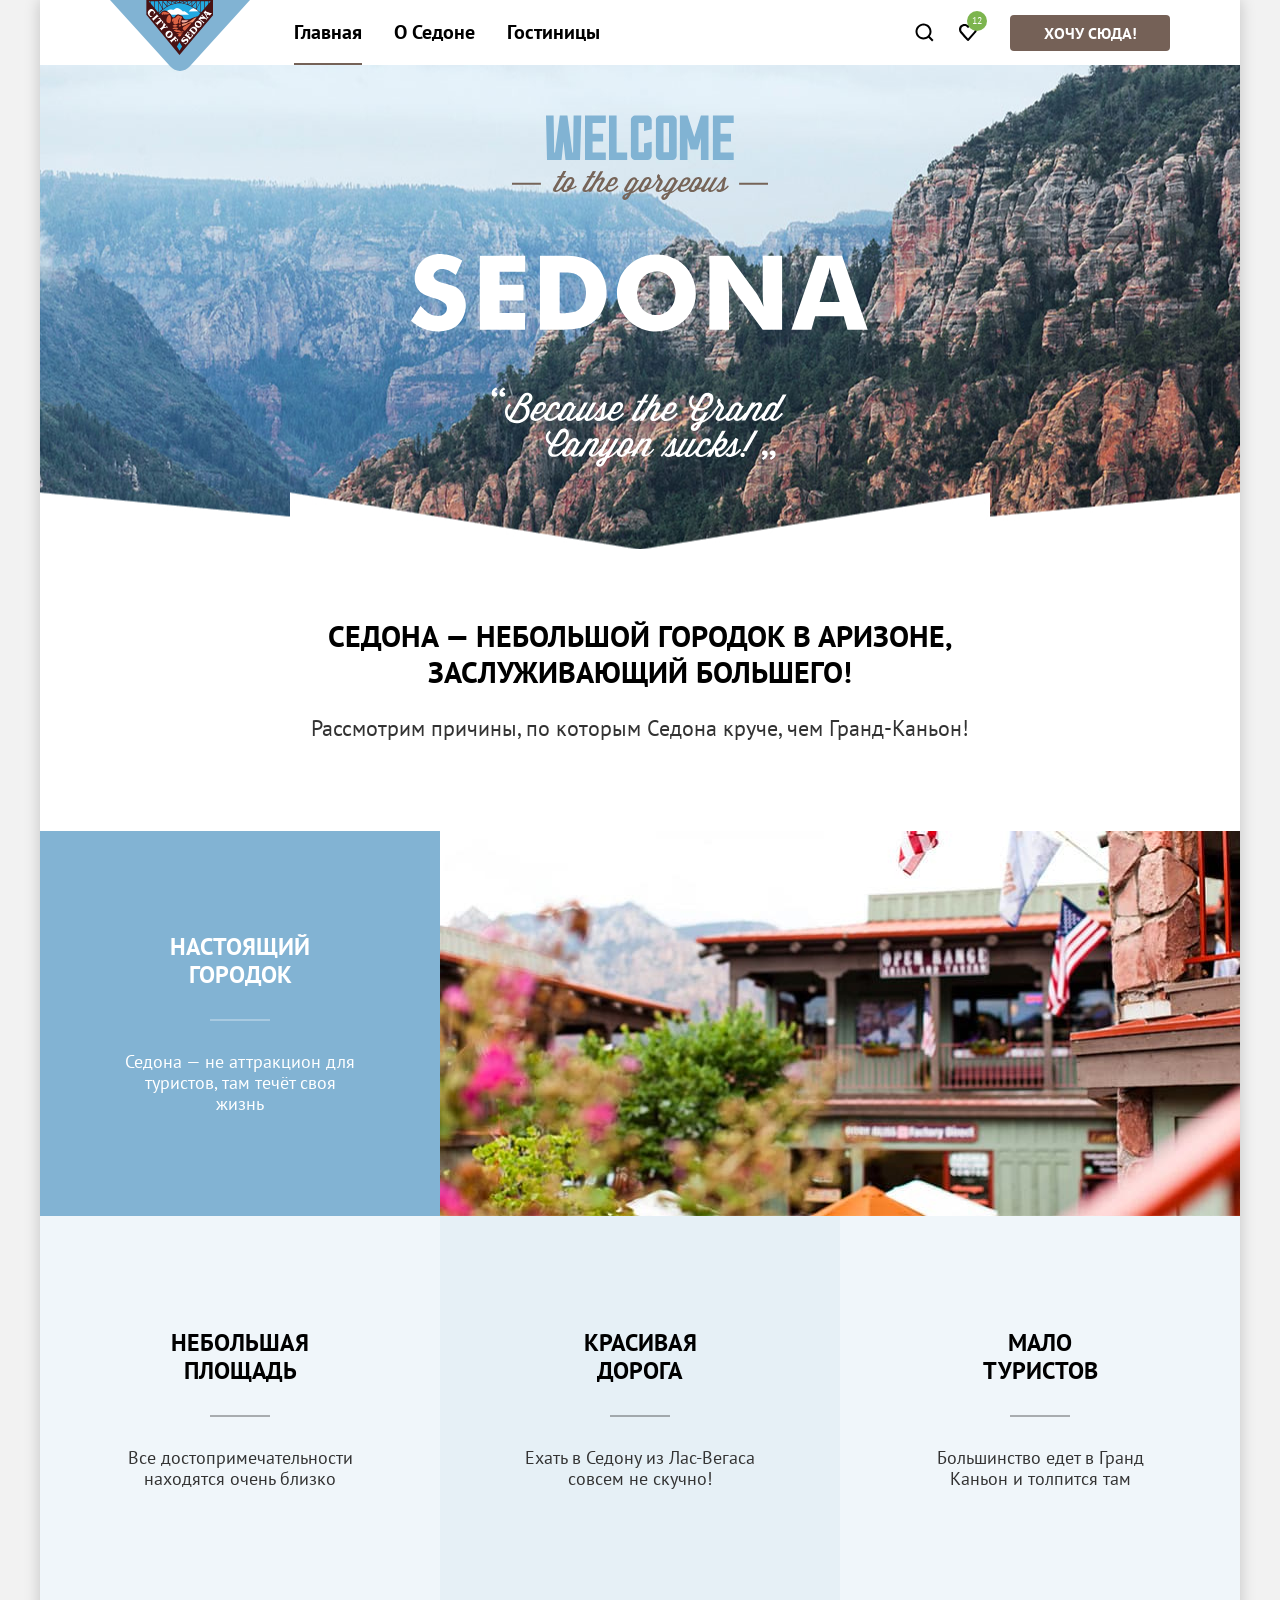
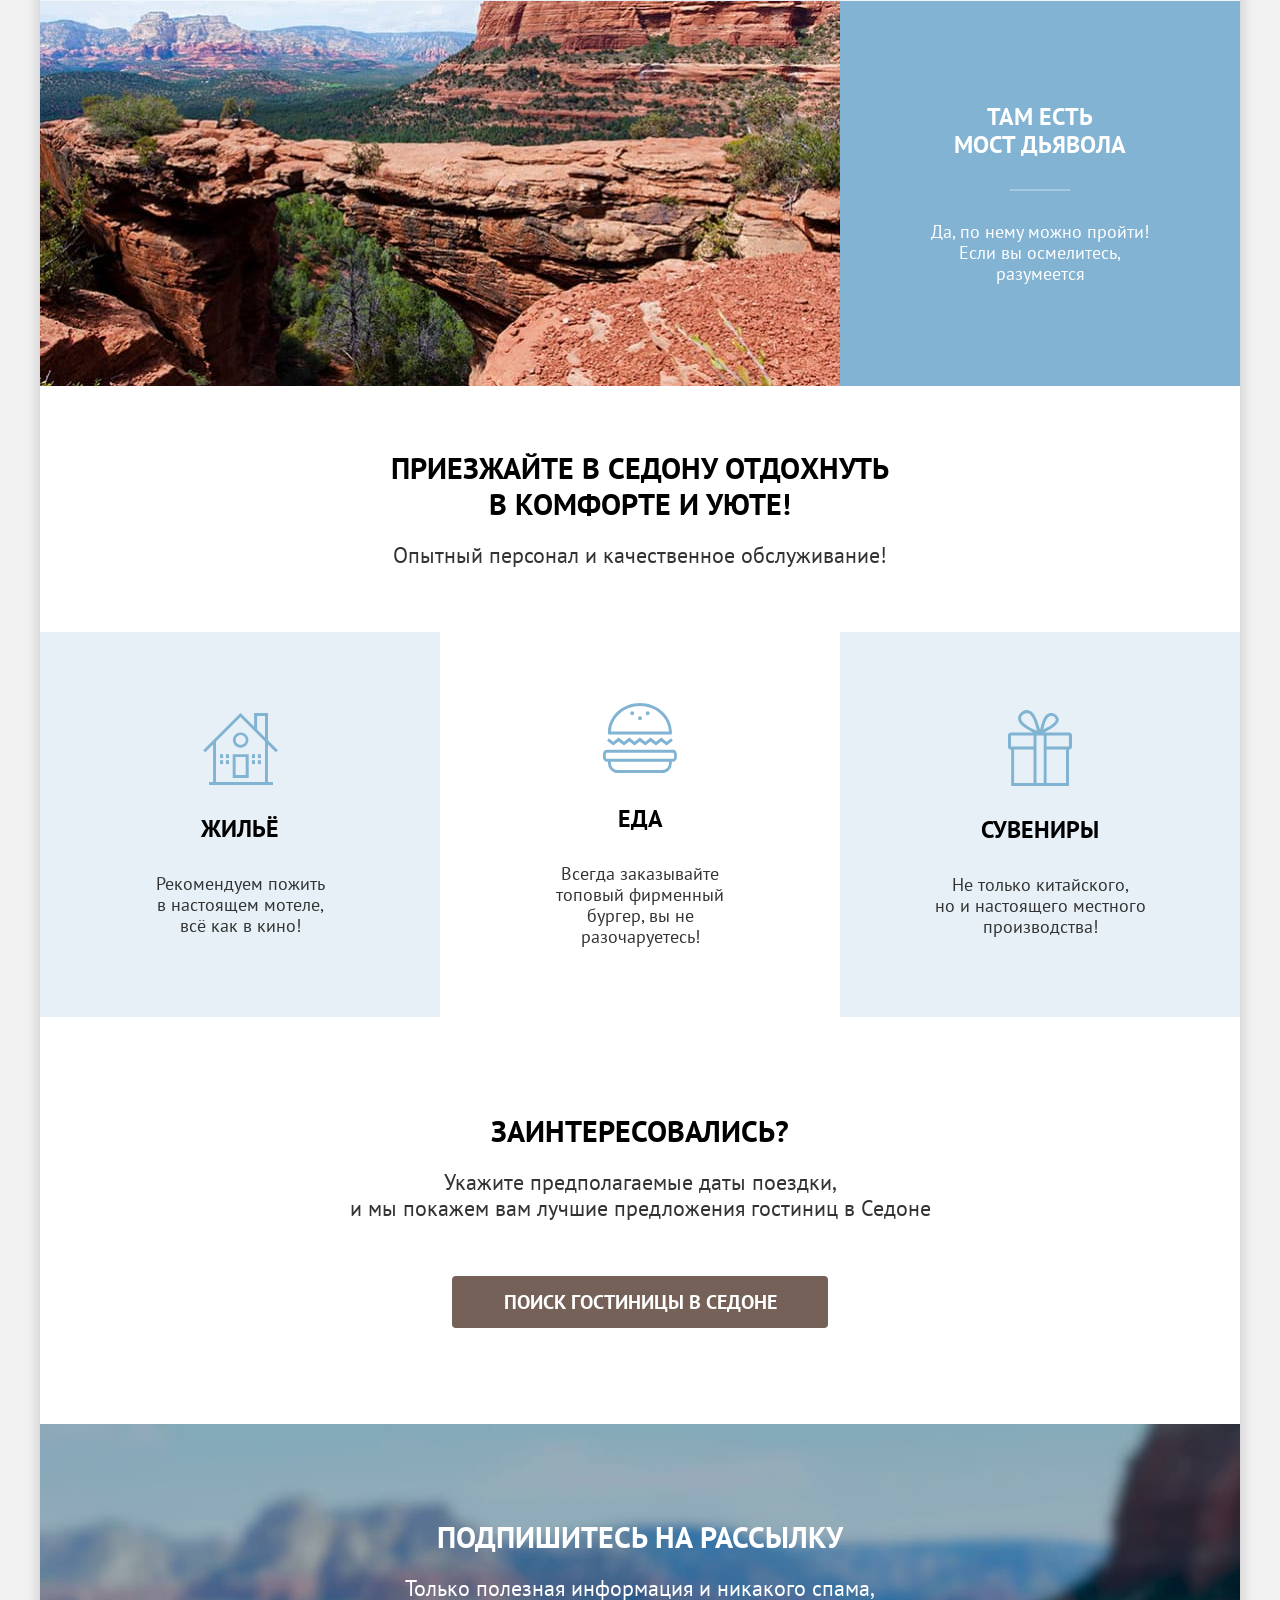
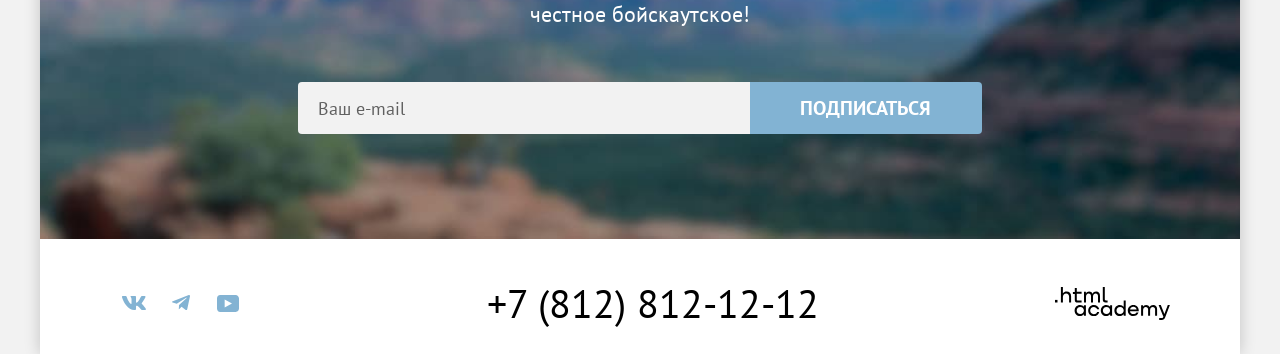
<file: index.html>
<!DOCTYPE html>
<html lang="ru">

  <head>
    <meta charset="utf-8">
    <title>HTML Academy: Седона</title>
    <link rel="icon" sizes="32x32" href="favicon.ico">
    <link rel="icon" type="image/png" href="./images/icons/favicon-32x32.png">
    <link rel="stylesheet" href="./style/style.css">
  </head>

  <body>
    <div class="page-container">
      <header class="page-header" data-test="header">
        <nav class="nav">
          <a class="nav-logo logo" href="./index.html">
            <img src="./images/logo-sedona.svg" width="140" height="70" alt="Логотип City of Sedona.">
          </a>
          <ul class="nav-list">
            <li class="nav-item">
              <a class="nav-link nav-link-current" aria-current="page">Главная</a>
            </li>
            <li class="nav-item">
              <a class="nav-link" href="#">О Седоне</a>
            </li>
            <li class="nav-item">
              <a class="nav-link" href="./catalog.html">Гостиницы</a>
            </li>
          </ul>
          <ul class="nav-list nav-list-additional">
            <li class="nav-item">
              <a class="nav-link nav-link-search" href="#">
                <svg aria-hidden="true" focusable="false" width="20" height="20" viewBox="0 0 20 20" fill="currentColor"
                  xmlns="http://www.w3.org/2000/svg">
                  <path
                    d="M19.5 18.0083L15.8 14.3287C16.8 13.0359 17.5 11.3453 17.5 9.4558C17.5 5.08011 13.9 1.5 9.5 1.5C5.1 1.5 1.5 5.17956 1.5 9.55525C1.5 13.9309 5.1 17.511 9.5 17.511C11.3 17.511 13 16.9144 14.4 15.8204L18.1 19.5L19.5 18.0083ZM9.5 15.5221C6.2 15.5221 3.5 12.837 3.5 9.55525C3.5 6.27348 6.2 3.5884 9.5 3.5884C12.8 3.5884 15.5 6.27348 15.5 9.55525C15.5 12.837 12.8 15.5221 9.5 15.5221Z" />
                </svg>
                <span class="visually-hidden">Поиск</span>
              </a>
            </li>
            <li class="nav-item">
              <a class="nav-link nav-link-fav" href="#">
                <svg aria-hidden="true" focusable="false" width="18" height="17" viewBox="0 0 18 17" fill="currentColor"
                  xmlns="http://www.w3.org/2000/svg">
                  <path
                    d="M8.9 17C8.6 17 8.3 16.9 8.1 16.6C2.7 10.5 1.4 9.1 1.1 8.7C0.4 7.8 0 6.6 0 5.4C0 2.4 2.4 0 5.5 0C6.8 0 8 0.5 9 1.3C10 0.5 11.3 0 12.5 0C15.5 0 18 2.4 18 5.4C18 6.7 17.5 7.9 16.7 8.8L9.7 16.7C9.5 16.9 9.3 17 8.9 17ZM2.9 7.5C3.2 7.9 6.4 11.5 9 14.4L15.2 7.4C15.7 6.9 15.9 6.2 15.9 5.4C15.9 3.6 14.4 2.1 12.6 2.1C11.6 2.1 10.6 2.6 9.9 3.4C9.6 3.7 9.3 3.8 9 3.8C8.7 3.8 8.4 3.6 8.2 3.4C7.5 2.6 6.5 2.1 5.5 2.1C3.7 2.1 2.2 3.6 2.2 5.4C2.1 6.3 2.5 7 2.9 7.5C2.8 7.5 2.8 7.5 2.9 7.5Z" />
                </svg>

                <span class="visually-hidden">Отелей в избранном:</span>
                <span class="fav-counter">12</span>
              </a>
            </li>
            <li class="nav-item">
              <a class="nav-button button button-basic" href="#">Хочу сюда!</a>
            </li>
          </ul>
        </nav>
      </header>
      <main class="page-main" data-test="main">
        <section class="hero" data-test="hero">
          <h1 class="visually-hidden">Седона – небольшой город на севере штата Аризона в США.</h1>
          <img class="hero-img" src="./images/hero-welcome-to-sedona.svg" width="458" height="352"
            alt="Welcome to the georgeous Sedona! Because the Grand-Canyon sucks!">
        </section>
        <section class="advantages" data-test="advantages">
          <h2 class="visually-hidden">Причины для посещения</h2>
          <div class="advantages-content">
            <p class="title">Седона — небольшой городок в Аризоне,
              заслуживающий большего!</p>
            <p class="text">Рассмотрим причины, по которым Седона круче, чем Гранд-Каньон!</p>
          </div>
          <ul class="advantages-list">
            <li class="advantages-item-big">
              <div class="advantages-item-wrapper">
                <h3 class="advantages-title">Настоящий городок</h3>
                <p class="advantages-text">Седона — не аттракцион для туристов, там течёт своя жизнь</p>
              </div>
              <img class="advantages-img" src="./images/advantages-1.jpg" width="800" height="385"
                alt="Улица городка в стиле Дикого Запада с аутентичным деревяным зданием, флагами США и горами на фоне.">
            </li>
            <li class="advantages-item">
              <h3 class="advantages-title">Небольшая площадь</h3>
              <p class="advantages-text">Все достопримечательности находятся очень близко</p>
            </li>
            <li class="advantages-item">
              <h3 class="advantages-title">Красивая<br>дорога</h3>
              <p class="advantages-text">Ехать в Седону из Лас-Вегаса совсем не скучно!</p>
            </li>
            <li class="advantages-item">
              <h3 class="advantages-title">Мало<br>туристов</h3>
              <p class="advantages-text">Большинство едет в Гранд Каньон и толпится там</p>
            </li>
            <li class="advantages-item-big">
              <img class="advantages-img" src="./images/advantages-2.jpg" width="800" height="385"
                alt="Природный мост и скалы из красного песчаника в каньоне с панорамой зеленой долины и горного плато для туризма и походов.">
              <div class="advantages-item-wrapper">
                <h3 class="advantages-title">Там есть<br>мост дьявола</h3>
                <p class="advantages-text">Да, по нему можно пройти! Если вы осмелитесь, разумеется</p>
              </div>
            </li>
          </ul>
        </section>
        <section class="service" data-test="service">
          <h2 class="visually-hidden">Условия сервиса и обслуживания</h2>
          <div class="service-content">
            <p class="title">Приезжайте в Седону отдохнуть в&nbsp;комфорте&nbsp;и уюте!</p>
            <p class="text">Опытный персонал и качественное обслуживание!</p>
          </div>
          <ul class="service-list">
            <li class="service-item service-item-house">
              <h3 class="service-title">Жильё</h3>
              <p class="service-text">Рекомендуем пожить в&nbsp;настоящем мотеле,<br>всё как в кино!</p>
            </li>
            <li class="service-item service-item-food">
              <h3 class="service-title">Еда</h3>
              <p class="service-text">Всегда заказывайте<br>
                топовый фирменный бургер, вы не разочаруетесь!</p>
            </li>
            <li class="service-item service-item-souvenirs">
              <h3 class="service-title">Сувениры</h3>
              <p class="service-text">Не только китайского,<br>
                но и настоящего местного производства!</p>
            </li>
          </ul>
        </section>
        <section class="search" data-test="search">
          <h2 class="visually-hidden">Поиск гостиницы в Седоне</h2>
          <div class="search-content">
            <p class="title">Заинтересовались?</p>
            <p class="text">Укажите предполагаемые даты поездки,<br>и мы покажем вам лучшие предложения гостиниц в
              Седоне
            </p>
            <button class="button button-basic search-button" type="button">Поиск гостиницы в Седоне</button>
          </div>
        </section>
        <section class="subscribe" data-test="subscribe">
          <h2 class="visually-hidden">Подписка</h2>
          <div class="subscribe-content">
            <p class="title">Подпишитесь на рассылку</p>
            <p class="text">Только полезная информация и никакого спама,<br>честное бойскаутское!</p>
            <form class="subscribe-form" action="https://echo.htmlacademy.ru/" method="post">
              <label>
                <span class="visually-hidden">Введите данные:</span>
                <input class="subscribe-input" type="email" name="email" id="subscribe-email" placeholder="Ваш e-mail"
                  required>
              </label>
              <button class="button button-second subscribe-button" type="submit">Подписаться</button>
            </form>
          </div>
        </section>
      </main>
      <footer class="page-footer" data-test="footer">
        <ul class="social-list">
          <li class="social-item">
            <a class="social-link" href="https://vk.ru/htmlacademy">
              <svg class="social-icon" aria-hidden="true" focusable="false" width="24" height="14" viewBox="0 0 24 14"
                fill="none" xmlns="http://www.w3.org/2000/svg">
                <path fill-rule="evenodd" clip-rule="evenodd"
                  d="M23.45 0.948C23.616 0.402 23.45 0 22.655 0H20.03C19.362 0 19.054 0.347 18.887 0.73C18.887 0.73 17.552 3.926 15.661 6.002C15.049 6.604 14.771 6.795 14.437 6.795C14.27 6.795 14.019 6.604 14.019 6.057V0.948C14.019 0.292 13.835 0 13.279 0H9.151C8.734 0 8.483 0.304 8.483 0.593C8.483 1.214 9.429 1.358 9.526 3.106V6.904C9.526 7.737 9.373 7.888 9.039 7.888C8.149 7.888 5.984 4.677 4.699 1.003C4.45 0.288 4.198 0 3.527 0H0.9C0.15 0 0 0.347 0 0.73C0 1.412 0.89 4.8 4.145 9.281C6.315 12.341 9.37 14 12.153 14C13.822 14 14.028 13.632 14.028 12.997V10.684C14.028 9.947 14.186 9.8 14.715 9.8C15.105 9.8 15.772 9.992 17.33 11.467C19.11 13.216 19.403 14 20.405 14H23.03C23.78 14 24.156 13.632 23.94 12.904C23.702 12.18 22.852 11.129 21.725 9.882C21.113 9.172 20.195 8.407 19.916 8.024C19.527 7.533 19.638 7.314 19.916 6.877C19.916 6.877 23.116 2.451 23.449 0.948H23.45Z"
                  fill="currentColor" />
              </svg>
              <span class="visually-hidden">Вконтакте</span>
            </a>
          </li>
          <li class="social-item">
            <a class="social-link" href="https://t.me/s/htmlacademy">
              <svg class="social-icon" aria-hidden="true" focusable="false" width="18" height="16" viewBox="0 0 18 16"
                fill="none" xmlns="http://www.w3.org/2000/svg">
                <path
                  d="M16.785 0.0992597L0.840489 6.24776C-0.247661 6.68481 -0.241365 7.29184 0.640845 7.56253L4.73445 8.83953L14.2058 2.8637C14.6537 2.59121 15.0629 2.7378 14.7265 3.03636L7.05283 9.96185H7.05103L7.05283 9.96275L6.77045 14.1823C7.18413 14.1823 7.36669 13.9925 7.59871 13.7686L9.58705 11.8351L13.7229 14.89C14.4855 15.31 15.0332 15.0941 15.2229 14.1841L17.9379 1.38885C18.2158 0.274623 17.5126 -0.229883 16.785 0.0992597Z"
                  fill="currentColor" />
              </svg>
              <span class="visually-hidden">Telegram</span>
            </a>
          </li>
          <li class="social-item">
            <a class="social-link" href="https://www.youtube.com/c/HTMLAcademyRUS">
              <svg class="social-icon" aria-hidden="true" focusable="false" width="22" height="17" viewBox="0 0 22 17"
                fill="none" xmlns="http://www.w3.org/2000/svg">
                <path
                  d="M18.607 0H3.17413C1.31343 0 0 1.59375 0 3.4V13.4937C0 15.4062 1.31343 17 3.17413 17H18.8259C20.4677 17 22 15.4062 22 13.6V3.4C21.7811 1.59375 20.4677 0 18.607 0ZM7.66169 12.5375V4.4625L14.995 8.5L7.66169 12.5375Z"
                  fill="currentColor" />
              </svg>
              <span class="visually-hidden">Youtube</span>
            </a>
          </li>
        </ul>
        <a class="phone" href="tel:+78128121212">+7 (812) 812-12-12</a>
        <a class="footer-developer" href="https://htmlacademy.ru/intensive/htmlcss">
          <span class="visually-hidden">Разработано HTML-Академией</span>
          <svg class="developer-icon" aria-hidden="true" focusable="false" width="115" height="33" viewBox="0 0 115 33"
            fill="currentColor" xmlns="http://www.w3.org/2000/svg">
            <path d="M0 12.9V15.5H2.5V12.9H0Z" />
            <path
              d="M11.6 4.5C10 4.5 8.8 5.2 8 6.2H7.9V0H5.9V15.5H7.9V10.2C7.9 8.1 9.2 6.6 11.2 6.6C13 6.6 14.1 8 14.1 9.8V15.5H16.1V9.4C16.2 6.4 14.3 4.5 11.6 4.5Z" />
            <path
              d="M26.6 4.8H21.8V1.1H19.8V4.9H17.9V6.9H19.8V12.9C19.8 14.6 20.8 15.6 22.5 15.6H26.6V13.6H22.9C22.2 13.6 21.8 13.2 21.8 12.5V6.8H26.6V4.8Z" />
            <path
              d="M41.1 4.6C39.5 4.6 38.2 5.4 37.6 6.7H37.5C36.9 5.5 35.7 4.6 34.1 4.6C32.7 4.6 31.6 5.4 31 6.4H30.9V4.8H29V15.4H31V10C31 8 32 6.5 33.6 6.5C35.1 6.5 36 7.5 36 9.1V15.4H38V9.8C38 7.4 39.4 6.5 40.6 6.5C42.1 6.5 43 7.5 43 9.1V15.4H45V8.9C45.1 6.4 43.6 4.6 41.1 4.6Z" />
            <path
              d="M47.8 12.7C47.8 14.4 48.8 15.4 50.6 15.4H52.6V13.4H50.9C50.2 13.4 49.8 13 49.8 12.3V0H47.8V12.7Z" />
            <path
              d="M28.9 19.7C28 18.6 26.7 17.9 25 17.9C21.9 17.9 19.6 20.2 19.6 23.5C19.6 26.8 21.9 29.1 25 29.1C26.8 29.1 28 28.3 28.8 27.2H28.9V28.8H30.9V18.2H28.9V19.7ZM25.3 27.1C23.1 27.1 21.7 25.5 21.7 23.5C21.7 21.5 23.1 19.9 25.3 19.9C27.5 19.9 28.9 21.5 28.9 23.5C28.9 25.4 27.5 27.1 25.3 27.1Z" />
            <path
              d="M44.2 22C43.7 19.6 41.6 17.9 38.8 17.9C35.4 17.9 33.2 20.4 33.2 23.5C33.2 26.6 35.4 29.1 38.8 29.1C41.6 29.1 43.7 27.3 44.2 24.9H42.1C41.7 26.2 40.4 27.2 38.8 27.2C36.6 27.2 35.2 25.6 35.2 23.6C35.2 21.6 36.6 20 38.8 20C40.4 20 41.6 21 42.1 22.2H44.2V22Z" />
            <path
              d="M55.1 19.7C54.2 18.6 52.9 17.9 51.2 17.9C48.1 17.9 45.8 20.2 45.8 23.5C45.8 26.8 48.1 29.1 51.2 29.1C53 29.1 54.2 28.3 55 27.2H55.1V28.8H57.1V18.2H55.1V19.7ZM51.5 27.1C49.3 27.1 47.9 25.5 47.9 23.5C47.9 21.5 49.3 19.9 51.5 19.9C53.7 19.9 55.1 21.5 55.1 23.5C55.1 25.4 53.6 27.1 51.5 27.1Z" />
            <path
              d="M68.7 19.8C67.8 18.7 66.5 17.9 64.8 17.9C61.7 17.9 59.4 20.2 59.4 23.5C59.4 26.8 61.6 29.1 64.8 29.1C66.5 29.1 67.8 28.3 68.6 27.3H68.7V28.8H70.7V13.4H68.7V19.8ZM65.1 27.1C62.9 27.1 61.5 25.5 61.5 23.5C61.5 21.5 62.9 19.9 65.1 19.9C67.3 19.9 68.7 21.5 68.7 23.5C68.6 25.5 67.2 27.1 65.1 27.1Z" />
            <path
              d="M78.3 17.9C75 17.9 72.8 20.4 72.8 23.5C72.8 26.5 74.9 29.1 78.3 29.1C80.8 29.1 82.8 27.8 83.5 25.5H81.4C80.9 26.5 79.8 27.1 78.4 27.1C76.5 27.1 75.1 25.8 75 24.2H83.8C84 20.6 81.8 17.9 78.3 17.9ZM78.3 19.8C80 19.8 81.3 20.8 81.6 22.4H75.1C75.4 20.9 76.6 19.8 78.3 19.8Z" />
            <path
              d="M98.2 17.9C96.6 17.9 95.3 18.7 94.6 19.9H94.5C93.9 18.7 92.7 17.9 91.1 17.9C89.7 17.9 88.6 18.6 88 19.7V18.2H86.1V28.8H88.1V23.4C88.1 21.4 89.1 20 90.7 19.9C92.2 19.9 93.1 20.9 93.1 22.5V28.8H95.1V23.2C95.1 20.8 96.5 19.9 97.7 19.9C99.2 19.9 100.1 20.9 100.1 22.5V28.8H102.1V22.3C102.2 19.7 100.7 17.9 98.2 17.9Z" />
            <path
              d="M109.4 27L105.8 18.1H103.6L108.4 29.7C108.1 30.6 107.7 30.9 106.7 30.9H104.2V32.9H106.7C108.5 32.9 109.5 32.1 110.2 30.3L114.9 18.1H112.8L109.4 27Z" />
          </svg>
        </a>
      </footer>
    </div>
    <div class="modal-container modal-container-close" role="dialog" aria-modal="true" aria-labelledby="modal-title">
      <div class="modal modal-search">
        <section class="modal-content">
          <h2 class="modal-title title" id="modal-title">Поиск гостиницы в Седоне</h2>
          <form class="modal-form" action="https://echo.htmlacademy.ru/" method="post">
            <div class="modal-wrapper-dates">
              <label class="modal-label" for="check-in"> Дата Заезда:</label>
              <input class="modal-input modal-input-date" type="text" id="check-in" name="check-in"
                value="27 апреля 2020" placeholder="Укажите дату заезда" required>
              <span class="modal-message modal-message-error">Мы не можем отправить вас в прошлое.</span>
            </div>
            <div class="modal-wrapper-dates">
              <label class="modal-label" for="check-out">Дата Выезда:</label>
              <input class="modal-input modal-input-date" type="text" id="check-out" name="check-out"
                value="1 сентября 2023" placeholder="Укажите дату выезда" required>
              <span class="modal-message">На эти даты есть свободные номера. Пока есть.</span>
            </div>
            <div class="modal-wrapper-quantity">
              <label class="modal-label modal-label-adults" for="adults">Взрослые:</label>
              <div class="modal-counter">
                <button class="modal-counter-button modal-counter-button-minus" type="button">
                  <span class="visually-hidden">Уменьшить количество взрослых</span>
                </button>
                <input class="modal-input modal-quantity-input" type="number" id="adults" name="adults-amount"
                  placeholder="0" value="2" min="1" max="99" step="1">
                <button class="modal-counter-button modal-counter-button-plus" type="button">
                  <span class="visually-hidden">Увеличить количество взрослых</span>
                </button>
              </div>
            </div>
            <div class="modal-wrapper-quantity">
              <span class="modal-label modal-label-icon">
                <label class="modal-label">Дети:</label>
                <span class="tooltip">
                  <button class="tooltip-toggle" type="button" aria-labelledby="tooltip-label-date">
                    <svg class="tooltip-icon" width="26" height="26" viewBox="0 0 26 26" fill="none"
                      xmlns="http://www.w3.org/2000/svg">
                      <circle cx="13" cy="13" r="13" fill="#83B3D3" />
                      <path fill-rule="evenodd" clip-rule="evenodd" d="M12 7H14V9H12V7ZM14 19H12V10H14V19Z"
                        fill="white" />
                    </svg>
                  </button>
                  <span class="tooltip-text" role="tooltip" id="tooltip-label-date">
                    Укажите количество детей,<br>которые будут с вами, возраст которых от 6 до 18 лет. Дети до&nbsp;6
                    лет
                    размещаются бесплатно.
                  </span>
                </span>
              </span>
              <div class="modal-counter">
                <button class="modal-counter-button modal-counter-button-minus" type="button">
                  <span class="visually-hidden">Уменьшить количество детей</span>
                </button>
                <input class="modal-input modal-quantity-input" type="number" name="children-amount" placeholder="0"
                  value="2" min="0" max="99" step="1">
                <button class="modal-counter-button modal-counter-button-plus" type="button">
                  <span class="visually-hidden">Увеличить количество детей</span>
                </button>
              </div>
            </div>
            <button class="modal-button button button-second" type="submit">Найти</button>
          </form>
        </section>
        <button class="modal-close-button" type="button">
          <span class="visually-hidden">Закрыть окно с формой поиска гостиницы</span>
        </button>
      </div>
    </div>
  </body>

</html>
</file>
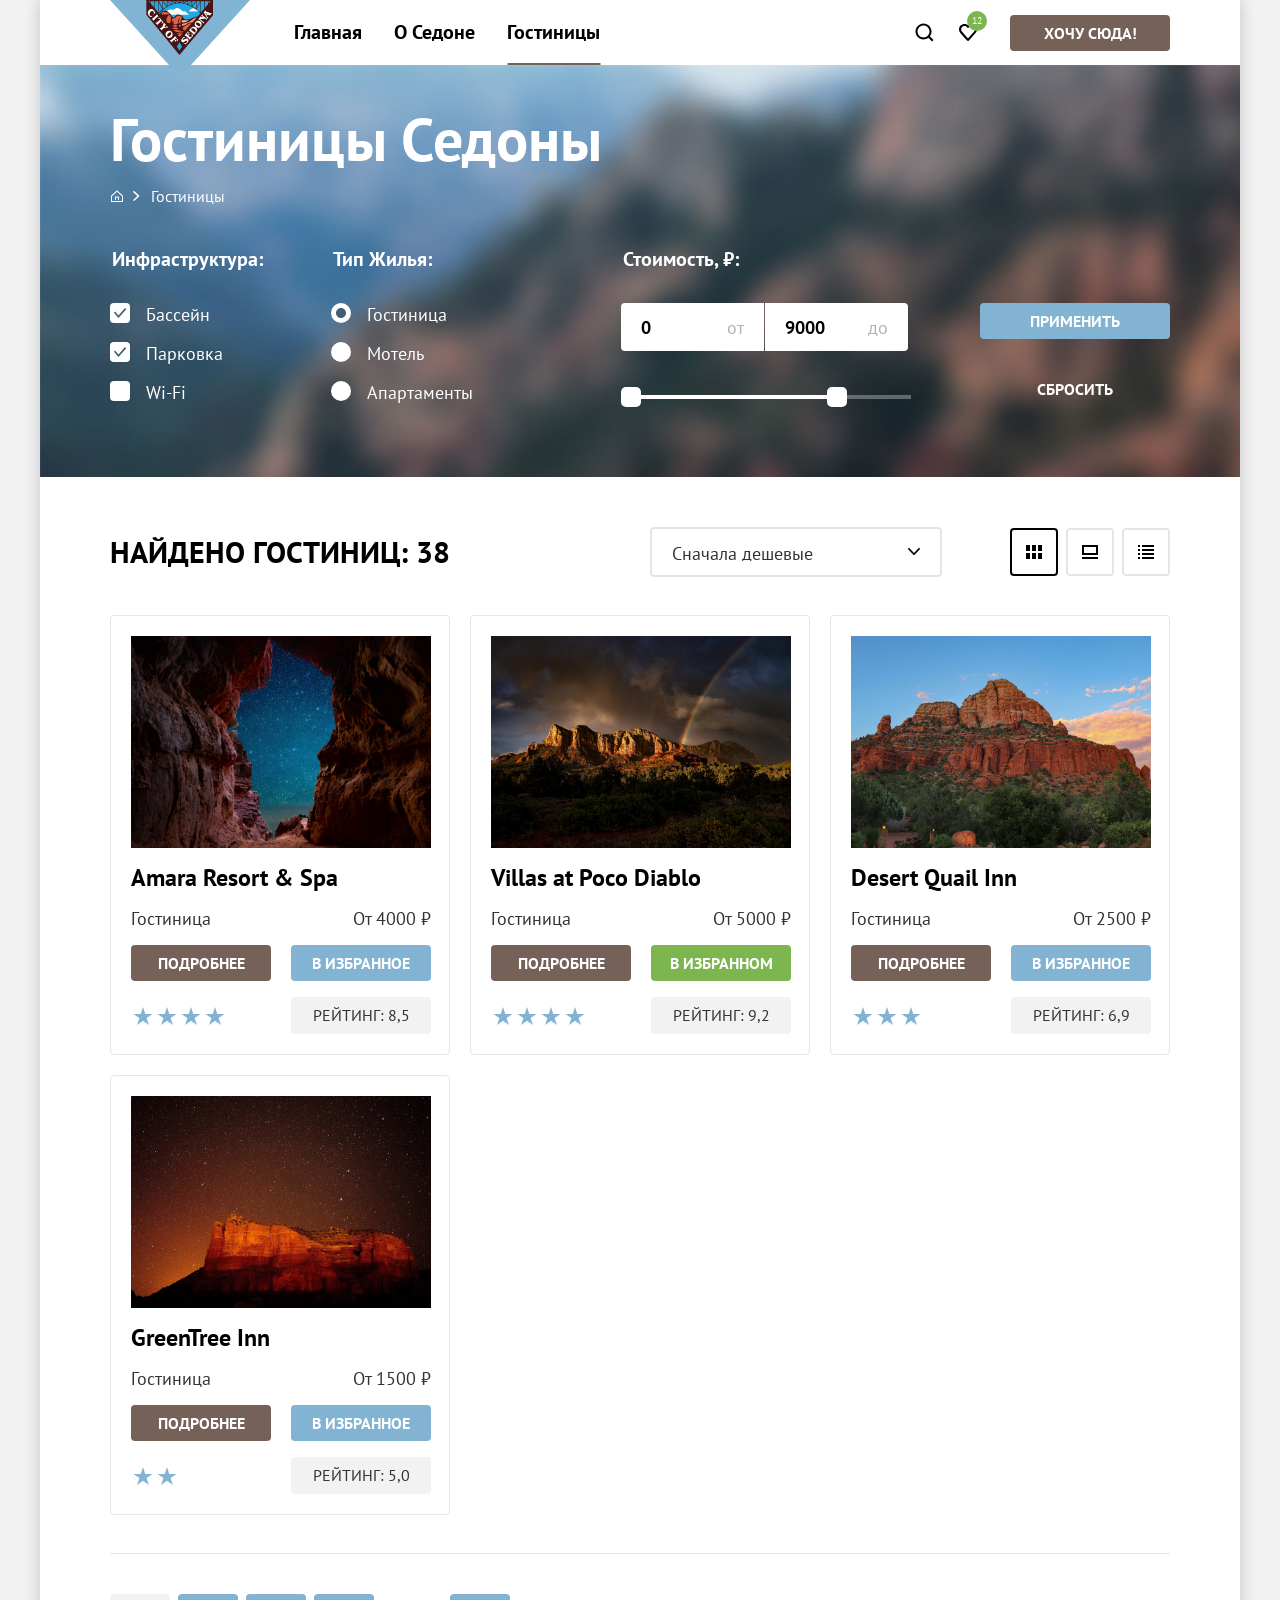
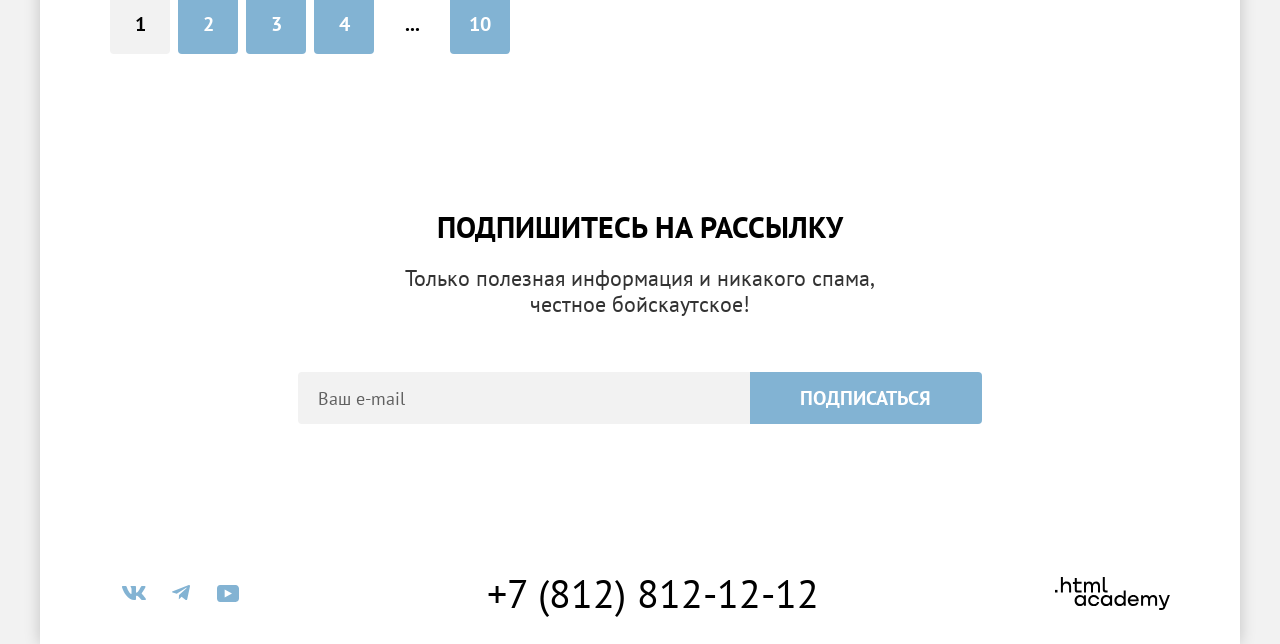
<file: catalog.html>
<!DOCTYPE html>
<html lang="ru">

  <head>
    <meta charset="UTF-8">
    <meta name="viewport" content="width=device-width, initial-scale=1.0">
    <title>HTML Academy: Седона. Каталог</title>
    <link rel="icon" sizes="32x32" href="favicon.ico">
    <link rel="icon" type="image/png" href="./images/icons/favicon-32x32.png">
    <link rel="stylesheet" href="./style/style.css">
  </head>

  <body>
    <div class="page-container">
      <header class="page-header" data-test="header">
        <nav class="nav">
          <a class="nav-logo logo" href="./index.html">
            <img src="./images/logo-sedona.svg" width="140" height="70" alt="Логотип City of Sedona.">
          </a>
          <ul class="nav-list">
            <li class="nav-item">
              <a class="nav-link" href="./index.html">Главная</a>
            </li>
            <li class="nav-item">
              <a class="nav-link" href="#">О Седоне</a>
            </li>
            <li class="nav-item">
              <a class="nav-link nav-link-current" aria-current="page">Гостиницы</a>
            </li>
          </ul>
          <ul class="nav-list nav-list-additional">
            <li class="nav-item">
              <a class="nav-link nav-link-search" href="#">
                <svg aria-hidden="true" focusable="false" width="20" height="20" viewBox="0 0 20 20" fill="currentColor"
                  xmlns="http://www.w3.org/2000/svg">
                  <path
                    d="M19.5 18.0083L15.8 14.3287C16.8 13.0359 17.5 11.3453 17.5 9.4558C17.5 5.08011 13.9 1.5 9.5 1.5C5.1 1.5 1.5 5.17956 1.5 9.55525C1.5 13.9309 5.1 17.511 9.5 17.511C11.3 17.511 13 16.9144 14.4 15.8204L18.1 19.5L19.5 18.0083ZM9.5 15.5221C6.2 15.5221 3.5 12.837 3.5 9.55525C3.5 6.27348 6.2 3.5884 9.5 3.5884C12.8 3.5884 15.5 6.27348 15.5 9.55525C15.5 12.837 12.8 15.5221 9.5 15.5221Z" />
                </svg>
                <span class="visually-hidden">Поиск</span>
              </a>
            </li>
            <li class="nav-item">
              <a class="nav-link nav-link-fav" href="#">
                <svg aria-hidden="true" focusable="false" width="18" height="17" viewBox="0 0 18 17" fill="currentColor"
                  xmlns="http://www.w3.org/2000/svg">
                  <path
                    d="M8.9 17C8.6 17 8.3 16.9 8.1 16.6C2.7 10.5 1.4 9.1 1.1 8.7C0.4 7.8 0 6.6 0 5.4C0 2.4 2.4 0 5.5 0C6.8 0 8 0.5 9 1.3C10 0.5 11.3 0 12.5 0C15.5 0 18 2.4 18 5.4C18 6.7 17.5 7.9 16.7 8.8L9.7 16.7C9.5 16.9 9.3 17 8.9 17ZM2.9 7.5C3.2 7.9 6.4 11.5 9 14.4L15.2 7.4C15.7 6.9 15.9 6.2 15.9 5.4C15.9 3.6 14.4 2.1 12.6 2.1C11.6 2.1 10.6 2.6 9.9 3.4C9.6 3.7 9.3 3.8 9 3.8C8.7 3.8 8.4 3.6 8.2 3.4C7.5 2.6 6.5 2.1 5.5 2.1C3.7 2.1 2.2 3.6 2.2 5.4C2.1 6.3 2.5 7 2.9 7.5C2.8 7.5 2.8 7.5 2.9 7.5Z" />
                </svg>

                <span class="visually-hidden">Отелей в избранном:</span>
                <span class="fav-counter">12</span>
              </a>
            </li>
            <li class="nav-item">
              <a class="nav-button button button-basic" href="#">Хочу сюда!</a>
            </li>
          </ul>
        </nav>
      </header>
      <main class="page-main" data-test="main">
        <div class="main-top-containter">
          <h1 class="main-title">Гостиницы Седоны</h1>
          <header class="main-header">
            <ul class="main-header-list">
              <li class="main-header-item">
                <a class="breadcrumbs breadcrumbs-home" href="./index.html">
                  <span class="visually-hidden">Главная страница</span>
                </a>
              </li>
              <li class="main-header-item">
                <a class="breadcrumbs" href="./catalog.html">Гостиницы</a>
              </li>
            </ul>
          </header>
          <section class="filter" data-test="filter">
            <h2 class="visually-hidden">Фильтр для поиска гостиниц</h2>
            <form class="filter-form" action="https://echo.htmlacademy.ru/" method="get">
              <fieldset class="filter-fieldset filter-infrastructure">
                <legend class="filter-title">Инфраструктура:</legend>
                <label class="filter-label">
                  <input class="filter-input" type="checkbox" name="pool" checked>
                  Бассейн
                </label>
                <label class="filter-label">
                  <input class="filter-input" type="checkbox" name="parking" checked>
                  Парковка
                </label>
                <label class="filter-label">
                  <input class="filter-input" type="checkbox" name="wi-fi">
                  Wi-Fi
                </label>
              </fieldset>
              <fieldset class="filter-fieldset filter-living">
                <legend class="filter-title">Тип Жилья:</legend>
                <label class="filter-label">
                  <input class="filter-input" type="radio" name="apartment-type" value="hotel" checked>
                  Гостиница
                </label>
                <label class="filter-label">
                  <input class="filter-input" type="radio" name="apartment-type" value="motel">
                  Мотель
                </label>
                <label class="filter-label">
                  <input class="filter-input" type="radio" name="apartment-type" value="apartments">
                  Апартаменты
                </label>
              </fieldset>
              <fieldset class="filter-fieldset filter-range">
                <legend class="filter-title">Стоимость, ₽:</legend>
                <div class="range-inputs">
                  <label class="range-label">
                    <span class="filter-text">от</span>
                    <input class="range-input" type="number" name="price-from" value="0" min="0" max="10000" step="100"
                      placeholder="0">
                  </label>
                  <label class="range-label">
                    <span class="filter-text">до</span>
                    <input class="range-input" type="number" name="price-to" value="9000" min="0" max="10000" step="100"
                      placeholder="0">
                  </label>
                </div>
                <div class="range-scale">
                  <div class="range-bar" style="left:0; width:226px;">
                    <button class=" range-thumb range-thumb-min" type="button">
                      <span class="visually-hidden">Ручка минимальной цены</span>
                    </button>
                    <button class="range-thumb range-thumb-max" type="button">
                      <span class="visually-hidden">Ручка максимальной цены</span>
                    </button>
                  </div>
                </div>
              </fieldset>
              <div class="filter-buttons">
                <button class="filter-submit button button-second" type="submit">Применить</button>
                <button class="filter-reset button" type="reset">Сбросить</button>
              </div>
            </form>
          </section>
        </div>
        <section class="catalog" data-test="catalog">
          <h2 class="visually-hidden">Результаты поиска</h2>
          <div class="catalog-content">
            <p class="catalog-title title">Найдено гостиниц:
              <span class="results-cointer">38</span>
            </p>
            <select class="catalog-select" aria-label="Сортировка">
              <option value="cheap">Сначала дешевые</option>
              <option value="expensive">Сначала дорогие</option>
              <option value="popular">Сначала популярные</option>
            </select>
            <ul class="catalog-view-list">
              <li class="catalog-view-item">
                <a class="view-button view-button-current cards" href="catalog.html?view=card">
                  <span class="visually-hidden">Показать карточки</span>
                </a>
              </li>
              <li class="catalog-view-item">
                <a class="view-button tile" href="catalog.html?view=tile">
                  <span class="visually-hidden">Показать плитки</span>
                </a>
              </li>
              <li class="catalog-view-item">
                <a class="view-button list" href="catalog.html?view=list">
                  <span class="visually-hidden">Показать список</span>
                </a>
              </li>
            </ul>
          </div>
          <div class="cards-container">
            <article class="card">
              <a class="card-link" href="#">
                <h3 class="card-title">
                  Amara Resort & Spa
                </h3>
                <img class="card-img" src="./images/card-hotel-amara-resort.jpg" width="300" height="212"
                  alt="Звёздное синее небо, видимое через тёмное отверстие в красновато-коричневых скалах.">
              </a>
              <p class="card-description-title">Гостиница</p>
              <p class="card-description-price">От 4000 ₽</p>
              <a class="card-button button button-basic" href="#">Подробнее</a>
              <button class="card-button button button-second" type="button">В избранное</button>
              <p class="card-star star-four">
                <span class="visually-hidden">4 звезды</span>
              </p>
              <p class="card-rate">Рейтинг: 8,5</p>
            </article>
            <article class="card">
              <a class="card-link" href="#">
                <h3 class="card-title">
                  Villas at Poco Diablo
                </h3>
                <img class="card-img" src="./images/card-hotel-villas-at-poco.jpg" width="300" height="212"
                  alt="Красновато-оранжевые скалистые горы среди зелени под тёмными облаками; справа видна слабая радуга.">
              </a>
              <p class="card-description-title">Гостиница</p>
              <p class="card-description-price">От 5000 ₽</p>
              <a class="card-button button button-basic" href="#">Подробнее</a>
              <button class="card-button button button-select" type="button">В избранном</button>
              <p class="card-star star-four">
                <span class="visually-hidden">4 звезды</span>
              </p>
              <p class="card-rate">Рейтинг: 9,2</p>
            </article>
            <article class="card">
              <a class="card-link" href="#">
                <h3 class="card-title">
                  Desert Quail Inn
                </h3>
                <img class="card-img" src="./images/card-hotel-desert-quail.jpg" width="300" height="212"
                  alt="Красно-оранжевые скалы среди зелени под голубым небом; на переднем плане валун и дорожка.">
              </a>
              <span class="card-description-title">Гостиница</span>
              <span class="card-description-price">От 2500 ₽</span>
              <a class="card-button button button-basic" href="#">Подробнее</a>
              <button class="card-button button button-second" type="button">В избранное</button>
              <p class="card-star star-three">
                <span class="visually-hidden">3 звезды</span>
              </p>
              <p class="card-rate">Рейтинг: 6,9</p>
            </article>
            <article class="card">
              <a class="card-link" href="#">
                <h3 class="card-title">
                  GreenTree Inn
                </h3>
                <img class="card-img" src="./images/card-hotel-green-tree.jpg" width="300" height="212"
                  alt="Ночной пейзаж с яркими звёздами и освещённой тёплым светом скалой из песчаника на фоне тёмного неба.">
              </a>
              <span class="card-description-title">Гостиница</span>
              <span class="card-description-price">От 1500 ₽</span>
              <a class="card-button button button-basic" href="#">Подробнее</a>
              <button class="card-button button button-second" type="button">В избранное</button>
              <p class="card-star star-two">
                <span class="visually-hidden">2 звезды</span>
              </p>
              <p class="card-rate">Рейтинг: 5,0</p>
            </article>
          </div>
          <ul class="pagination-list">
            <li class="pagination-item">
              <a class="pagination-link pagination-link-current" aria-current="page">1</a>
            </li>
            <li class="pagination-item">
              <a class="pagination-link" href="#">2</a>
            </li>
            <li class="pagination-item">
              <a class="pagination-link" href="#">3</a>
            </li>
            <li class="pagination-item">
              <a class="pagination-link" href="#">4</a>
            </li>
            <li class="pagination-item">
              <a class="pagination-link pagination-link-separator" href="#">...</a>
            </li>
            <li class="pagination-item">
              <a class="pagination-link" href="#">10</a>
            </li>
          </ul>
        </section>
        <section class="subscribe subscribe-catalog" data-test="subscribe">
          <h2 class="visually-hidden">Подписка</h2>
          <div class="subscribe-content">
            <p class="title">Подпишитесь на рассылку</p>
            <p class="text">Только полезная информация и никакого спама,<br> честное бойскаутское!</p>
            <form class="subscribe-form" action="https://echo.htmlacademy.ru/" method="post">
              <label>
                <span class="visually-hidden">Введите данные:</span>
                <input class="subscribe-input" type="email" name="email" id="subscribe-email" placeholder="Ваш e-mail"
                  required>
              </label>
              <button class="button button-second subscribe-button" type="submit">Подписаться</button>
            </form>
          </div>
        </section>
      </main>
      <footer class="page-footer" data-test="footer">
        <ul class="social-list">
          <li class="social-item">
            <a class="social-link" href="https://vk.ru/htmlacademy">
              <svg class="social-icon" aria-hidden="true" focusable="false" width="24" height="14" viewBox="0 0 24 14"
                fill="none" xmlns="http://www.w3.org/2000/svg">
                <path fill-rule="evenodd" clip-rule="evenodd"
                  d="M23.45 0.948C23.616 0.402 23.45 0 22.655 0H20.03C19.362 0 19.054 0.347 18.887 0.73C18.887 0.73 17.552 3.926 15.661 6.002C15.049 6.604 14.771 6.795 14.437 6.795C14.27 6.795 14.019 6.604 14.019 6.057V0.948C14.019 0.292 13.835 0 13.279 0H9.151C8.734 0 8.483 0.304 8.483 0.593C8.483 1.214 9.429 1.358 9.526 3.106V6.904C9.526 7.737 9.373 7.888 9.039 7.888C8.149 7.888 5.984 4.677 4.699 1.003C4.45 0.288 4.198 0 3.527 0H0.9C0.15 0 0 0.347 0 0.73C0 1.412 0.89 4.8 4.145 9.281C6.315 12.341 9.37 14 12.153 14C13.822 14 14.028 13.632 14.028 12.997V10.684C14.028 9.947 14.186 9.8 14.715 9.8C15.105 9.8 15.772 9.992 17.33 11.467C19.11 13.216 19.403 14 20.405 14H23.03C23.78 14 24.156 13.632 23.94 12.904C23.702 12.18 22.852 11.129 21.725 9.882C21.113 9.172 20.195 8.407 19.916 8.024C19.527 7.533 19.638 7.314 19.916 6.877C19.916 6.877 23.116 2.451 23.449 0.948H23.45Z"
                  fill="currentColor" />
              </svg>
              <span class="visually-hidden">Вконтакте</span>
            </a>
          </li>
          <li class="social-item">
            <a class="social-link" href="https://t.me/s/htmlacademy">
              <svg class="social-icon" aria-hidden="true" focusable="false" width="18" height="16" viewBox="0 0 18 16"
                fill="none" xmlns="http://www.w3.org/2000/svg">
                <path
                  d="M16.785 0.0992597L0.840489 6.24776C-0.247661 6.68481 -0.241365 7.29184 0.640845 7.56253L4.73445 8.83953L14.2058 2.8637C14.6537 2.59121 15.0629 2.7378 14.7265 3.03636L7.05283 9.96185H7.05103L7.05283 9.96275L6.77045 14.1823C7.18413 14.1823 7.36669 13.9925 7.59871 13.7686L9.58705 11.8351L13.7229 14.89C14.4855 15.31 15.0332 15.0941 15.2229 14.1841L17.9379 1.38885C18.2158 0.274623 17.5126 -0.229883 16.785 0.0992597Z"
                  fill="currentColor" />
              </svg>
              <span class="visually-hidden">Telegram</span>
            </a>
          </li>
          <li class="social-item">
            <a class="social-link" href="https://www.youtube.com/c/HTMLAcademyRUS">
              <svg class="social-icon" aria-hidden="true" focusable="false" width="22" height="17" viewBox="0 0 22 17"
                fill="none" xmlns="http://www.w3.org/2000/svg">
                <path
                  d="M18.607 0H3.17413C1.31343 0 0 1.59375 0 3.4V13.4937C0 15.4062 1.31343 17 3.17413 17H18.8259C20.4677 17 22 15.4062 22 13.6V3.4C21.7811 1.59375 20.4677 0 18.607 0ZM7.66169 12.5375V4.4625L14.995 8.5L7.66169 12.5375Z"
                  fill="currentColor" />
              </svg>
              <span class="visually-hidden">Youtube</span>
            </a>
          </li>
        </ul>
        <a class="phone" href="tel:+78128121212">+7 (812) 812-12-12</a>
        <a class="footer-developer" href="https://htmlacademy.ru/intensive/htmlcss">
          <span class="visually-hidden">Разработано HTML-Академией</span>
          <svg class="developer-icon" aria-hidden="true" focusable="false" width="115" height="33" viewBox="0 0 115 33"
            fill="currentColor" xmlns="http://www.w3.org/2000/svg">
            <path d="M0 12.9V15.5H2.5V12.9H0Z" />
            <path
              d="M11.6 4.5C10 4.5 8.8 5.2 8 6.2H7.9V0H5.9V15.5H7.9V10.2C7.9 8.1 9.2 6.6 11.2 6.6C13 6.6 14.1 8 14.1 9.8V15.5H16.1V9.4C16.2 6.4 14.3 4.5 11.6 4.5Z" />
            <path
              d="M26.6 4.8H21.8V1.1H19.8V4.9H17.9V6.9H19.8V12.9C19.8 14.6 20.8 15.6 22.5 15.6H26.6V13.6H22.9C22.2 13.6 21.8 13.2 21.8 12.5V6.8H26.6V4.8Z" />
            <path
              d="M41.1 4.6C39.5 4.6 38.2 5.4 37.6 6.7H37.5C36.9 5.5 35.7 4.6 34.1 4.6C32.7 4.6 31.6 5.4 31 6.4H30.9V4.8H29V15.4H31V10C31 8 32 6.5 33.6 6.5C35.1 6.5 36 7.5 36 9.1V15.4H38V9.8C38 7.4 39.4 6.5 40.6 6.5C42.1 6.5 43 7.5 43 9.1V15.4H45V8.9C45.1 6.4 43.6 4.6 41.1 4.6Z" />
            <path
              d="M47.8 12.7C47.8 14.4 48.8 15.4 50.6 15.4H52.6V13.4H50.9C50.2 13.4 49.8 13 49.8 12.3V0H47.8V12.7Z" />
            <path
              d="M28.9 19.7C28 18.6 26.7 17.9 25 17.9C21.9 17.9 19.6 20.2 19.6 23.5C19.6 26.8 21.9 29.1 25 29.1C26.8 29.1 28 28.3 28.8 27.2H28.9V28.8H30.9V18.2H28.9V19.7ZM25.3 27.1C23.1 27.1 21.7 25.5 21.7 23.5C21.7 21.5 23.1 19.9 25.3 19.9C27.5 19.9 28.9 21.5 28.9 23.5C28.9 25.4 27.5 27.1 25.3 27.1Z" />
            <path
              d="M44.2 22C43.7 19.6 41.6 17.9 38.8 17.9C35.4 17.9 33.2 20.4 33.2 23.5C33.2 26.6 35.4 29.1 38.8 29.1C41.6 29.1 43.7 27.3 44.2 24.9H42.1C41.7 26.2 40.4 27.2 38.8 27.2C36.6 27.2 35.2 25.6 35.2 23.6C35.2 21.6 36.6 20 38.8 20C40.4 20 41.6 21 42.1 22.2H44.2V22Z" />
            <path
              d="M55.1 19.7C54.2 18.6 52.9 17.9 51.2 17.9C48.1 17.9 45.8 20.2 45.8 23.5C45.8 26.8 48.1 29.1 51.2 29.1C53 29.1 54.2 28.3 55 27.2H55.1V28.8H57.1V18.2H55.1V19.7ZM51.5 27.1C49.3 27.1 47.9 25.5 47.9 23.5C47.9 21.5 49.3 19.9 51.5 19.9C53.7 19.9 55.1 21.5 55.1 23.5C55.1 25.4 53.6 27.1 51.5 27.1Z" />
            <path
              d="M68.7 19.8C67.8 18.7 66.5 17.9 64.8 17.9C61.7 17.9 59.4 20.2 59.4 23.5C59.4 26.8 61.6 29.1 64.8 29.1C66.5 29.1 67.8 28.3 68.6 27.3H68.7V28.8H70.7V13.4H68.7V19.8ZM65.1 27.1C62.9 27.1 61.5 25.5 61.5 23.5C61.5 21.5 62.9 19.9 65.1 19.9C67.3 19.9 68.7 21.5 68.7 23.5C68.6 25.5 67.2 27.1 65.1 27.1Z" />
            <path
              d="M78.3 17.9C75 17.9 72.8 20.4 72.8 23.5C72.8 26.5 74.9 29.1 78.3 29.1C80.8 29.1 82.8 27.8 83.5 25.5H81.4C80.9 26.5 79.8 27.1 78.4 27.1C76.5 27.1 75.1 25.8 75 24.2H83.8C84 20.6 81.8 17.9 78.3 17.9ZM78.3 19.8C80 19.8 81.3 20.8 81.6 22.4H75.1C75.4 20.9 76.6 19.8 78.3 19.8Z" />
            <path
              d="M98.2 17.9C96.6 17.9 95.3 18.7 94.6 19.9H94.5C93.9 18.7 92.7 17.9 91.1 17.9C89.7 17.9 88.6 18.6 88 19.7V18.2H86.1V28.8H88.1V23.4C88.1 21.4 89.1 20 90.7 19.9C92.2 19.9 93.1 20.9 93.1 22.5V28.8H95.1V23.2C95.1 20.8 96.5 19.9 97.7 19.9C99.2 19.9 100.1 20.9 100.1 22.5V28.8H102.1V22.3C102.2 19.7 100.7 17.9 98.2 17.9Z" />
            <path
              d="M109.4 27L105.8 18.1H103.6L108.4 29.7C108.1 30.6 107.7 30.9 106.7 30.9H104.2V32.9H106.7C108.5 32.9 109.5 32.1 110.2 30.3L114.9 18.1H112.8L109.4 27Z" />
          </svg>
        </a>
      </footer>
    </div>
  </body>

</html>
</file>
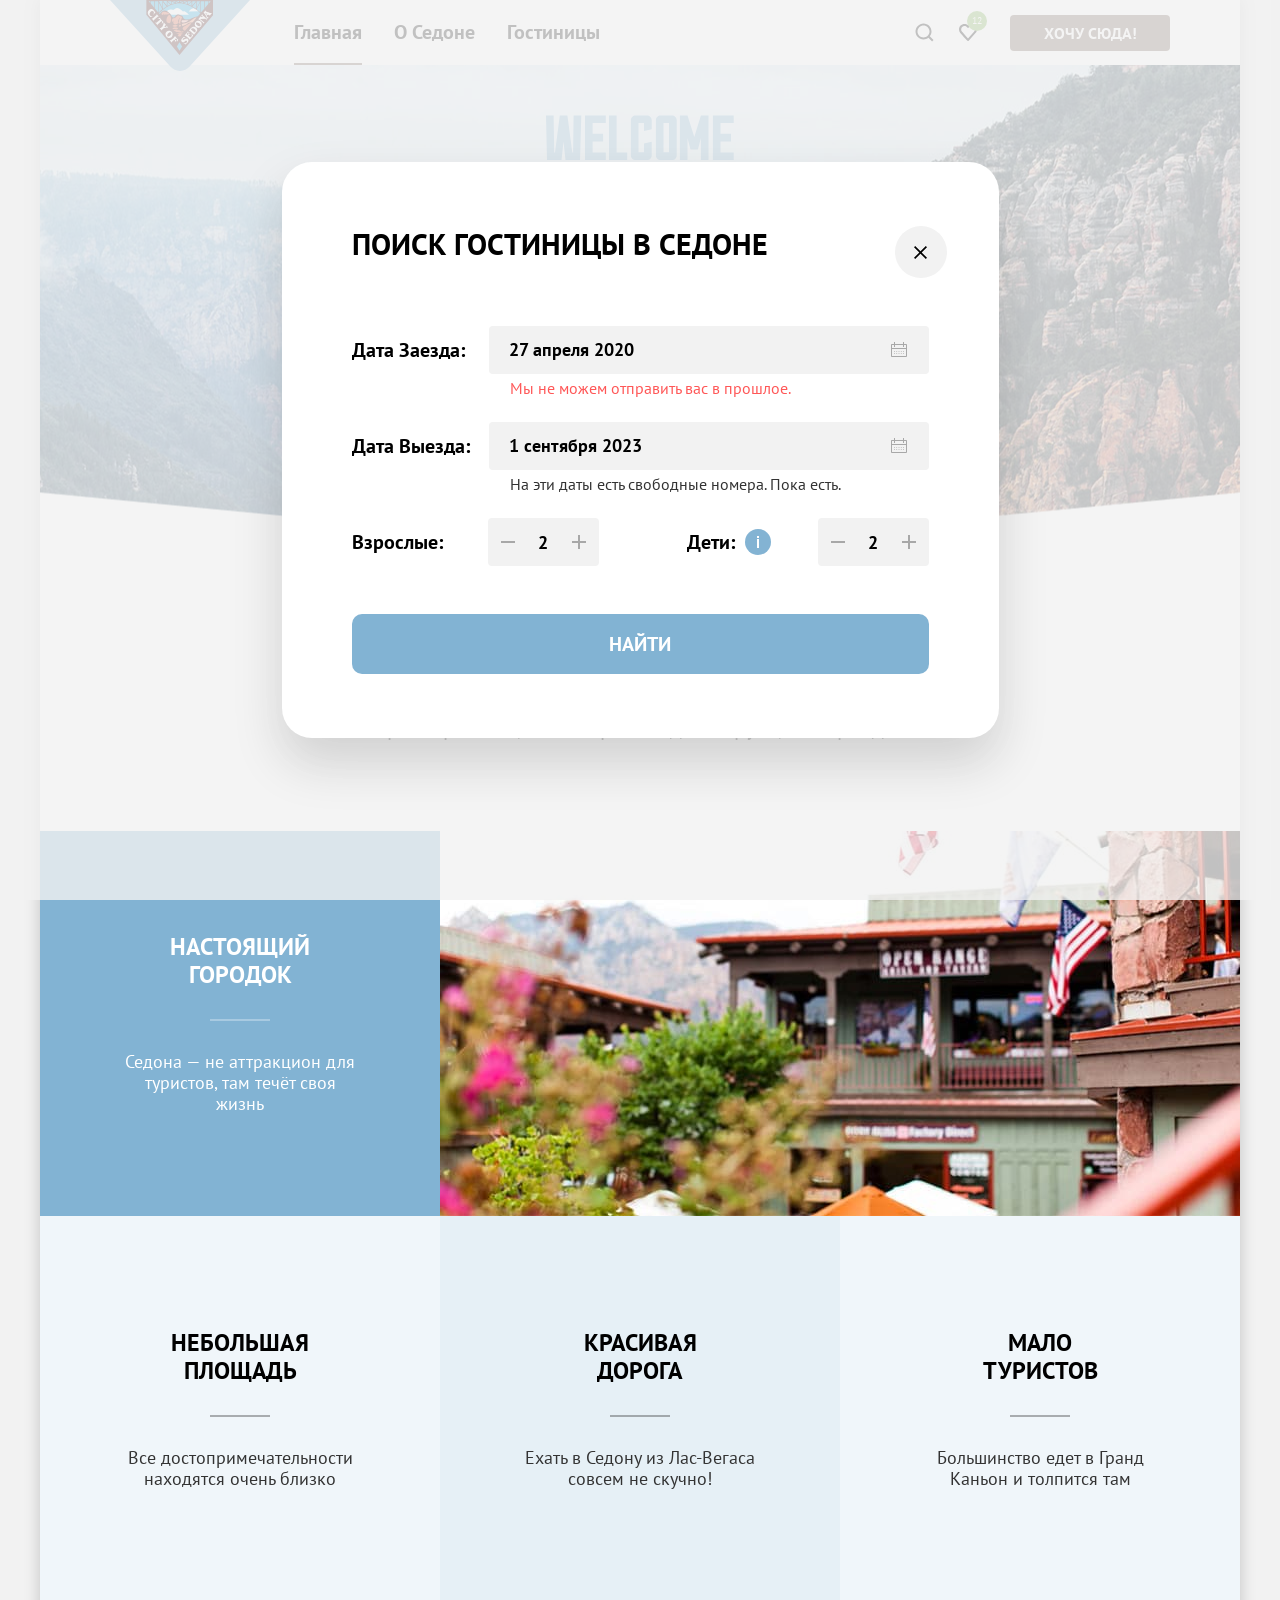
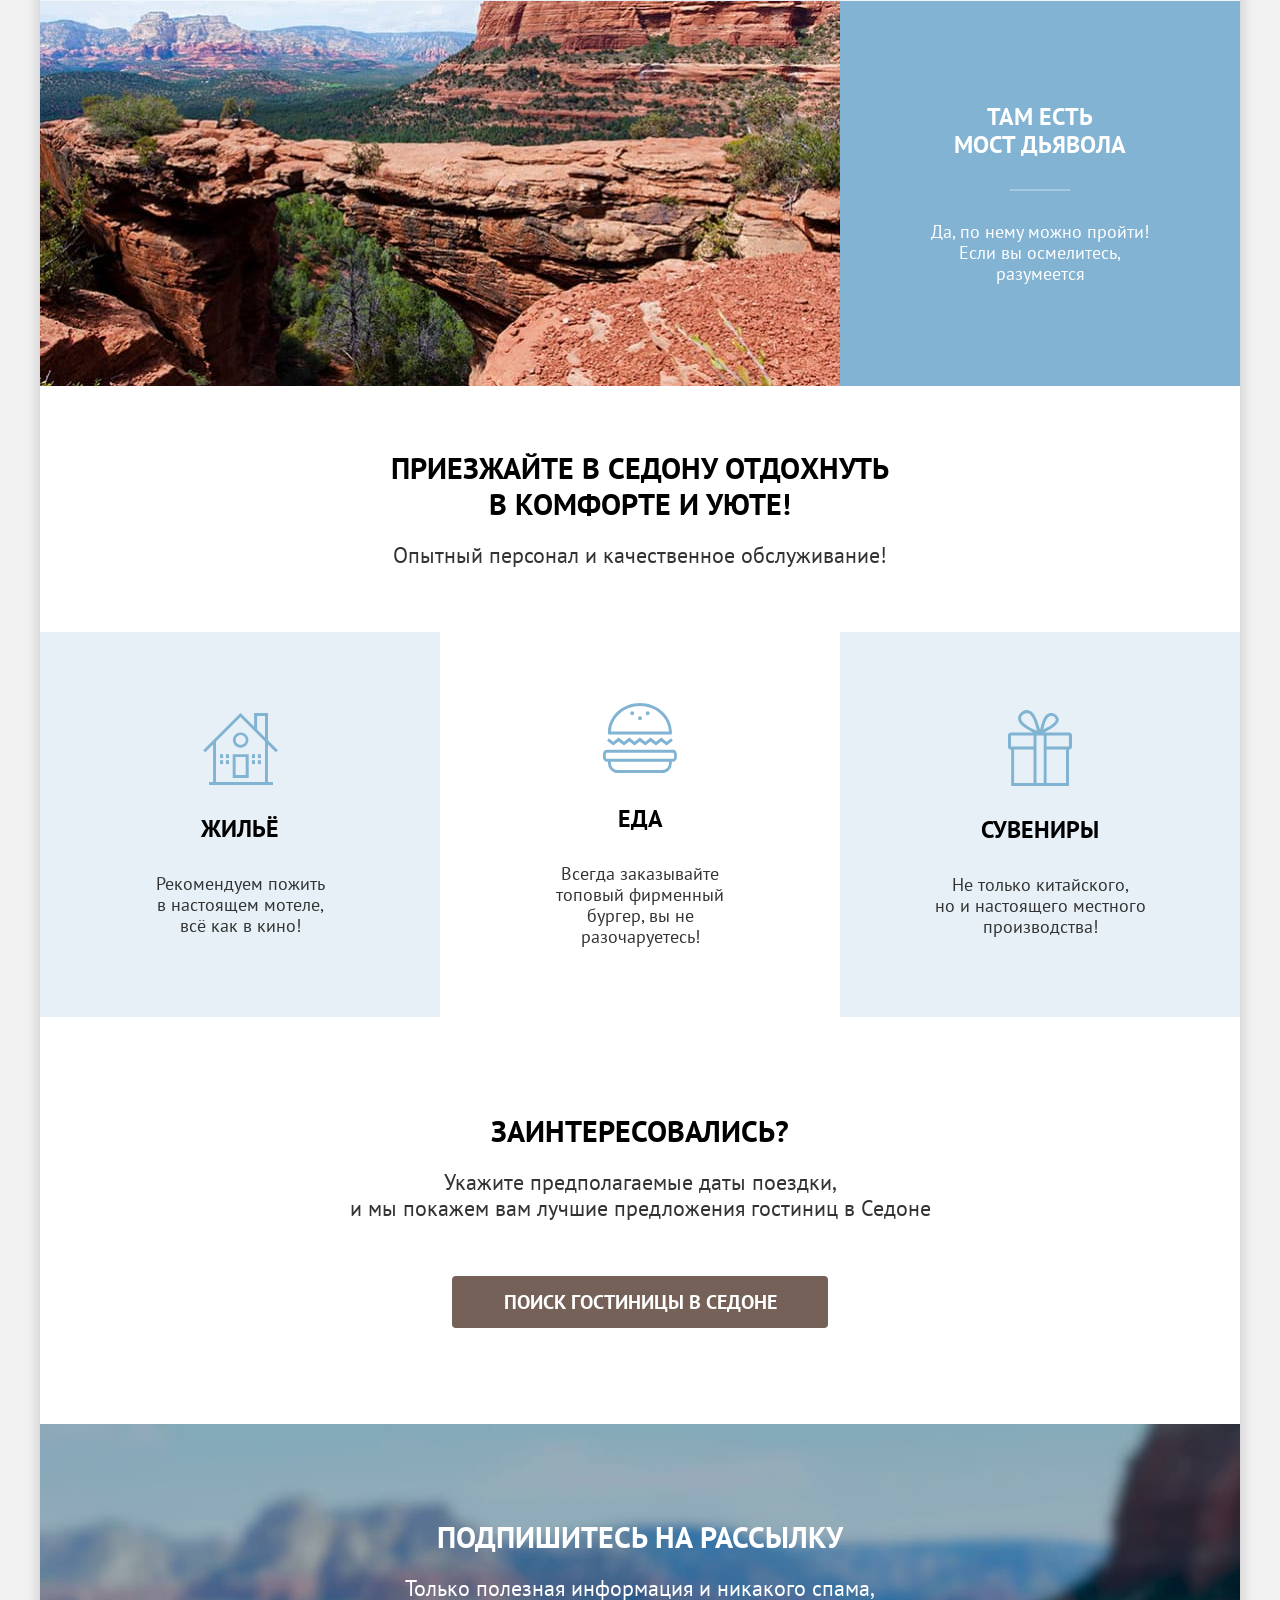
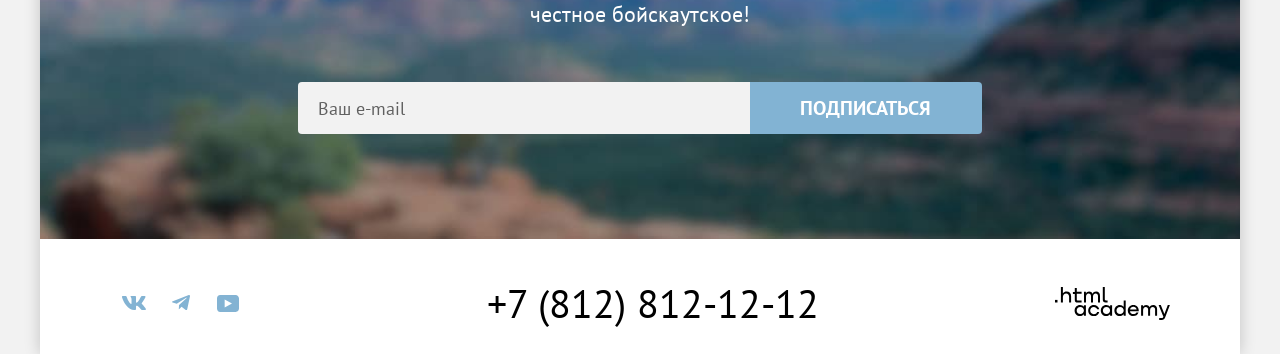
<file: modal.html>
<!DOCTYPE html>
<html lang="ru">

  <head>
    <meta charset="utf-8">
    <title>HTML Academy: Седона</title>
    <link rel="icon" sizes="32x32" href="favicon.ico">
    <link rel="icon" type="image/png" href="./images/icons/favicon-32x32.png">
    <link rel="stylesheet" href="./style/style.css">
  </head>

  <body>
    <div class="page-container">
      <header class="page-header" data-test="header">
        <nav class="nav">
          <a class="nav-logo logo" href="./index.html">
            <img src="./images/logo-sedona.svg" width="140" height="70" alt="Логотип City of Sedona.">
          </a>
          <ul class="nav-list">
            <li class="nav-item">
              <a class="nav-link nav-link-current" aria-current="page">Главная</a>
            </li>
            <li class="nav-item">
              <a class="nav-link" href="#">О Седоне</a>
            </li>
            <li class="nav-item">
              <a class="nav-link" href="./catalog.html">Гостиницы</a>
            </li>
          </ul>
          <ul class="nav-list nav-list-additional">
            <li class="nav-item">
              <a class="nav-link nav-link-search" href="#">
                <svg aria-hidden="true" focusable="false" width="20" height="20" viewBox="0 0 20 20" fill="currentColor"
                  xmlns="http://www.w3.org/2000/svg">
                  <path
                    d="M19.5 18.0083L15.8 14.3287C16.8 13.0359 17.5 11.3453 17.5 9.4558C17.5 5.08011 13.9 1.5 9.5 1.5C5.1 1.5 1.5 5.17956 1.5 9.55525C1.5 13.9309 5.1 17.511 9.5 17.511C11.3 17.511 13 16.9144 14.4 15.8204L18.1 19.5L19.5 18.0083ZM9.5 15.5221C6.2 15.5221 3.5 12.837 3.5 9.55525C3.5 6.27348 6.2 3.5884 9.5 3.5884C12.8 3.5884 15.5 6.27348 15.5 9.55525C15.5 12.837 12.8 15.5221 9.5 15.5221Z" />
                </svg>
                <span class="visually-hidden">Поиск</span>
              </a>
            </li>
            <li class="nav-item">
              <a class="nav-link nav-link-fav" href="#">
                <svg aria-hidden="true" focusable="false" width="18" height="17" viewBox="0 0 18 17" fill="currentColor"
                  xmlns="http://www.w3.org/2000/svg">
                  <path
                    d="M8.9 17C8.6 17 8.3 16.9 8.1 16.6C2.7 10.5 1.4 9.1 1.1 8.7C0.4 7.8 0 6.6 0 5.4C0 2.4 2.4 0 5.5 0C6.8 0 8 0.5 9 1.3C10 0.5 11.3 0 12.5 0C15.5 0 18 2.4 18 5.4C18 6.7 17.5 7.9 16.7 8.8L9.7 16.7C9.5 16.9 9.3 17 8.9 17ZM2.9 7.5C3.2 7.9 6.4 11.5 9 14.4L15.2 7.4C15.7 6.9 15.9 6.2 15.9 5.4C15.9 3.6 14.4 2.1 12.6 2.1C11.6 2.1 10.6 2.6 9.9 3.4C9.6 3.7 9.3 3.8 9 3.8C8.7 3.8 8.4 3.6 8.2 3.4C7.5 2.6 6.5 2.1 5.5 2.1C3.7 2.1 2.2 3.6 2.2 5.4C2.1 6.3 2.5 7 2.9 7.5C2.8 7.5 2.8 7.5 2.9 7.5Z" />
                </svg>

                <span class="visually-hidden">Отелей в избранном:</span>
                <span class="fav-counter">12</span>
              </a>
            </li>
            <li class="nav-item">
              <a class="nav-button button button-basic" href="#">Хочу сюда!</a>
            </li>
          </ul>
        </nav>
      </header>
      <main class="page-main" data-test="main">
        <section class="hero" data-test="hero">
          <h1 class="visually-hidden">Седона – небольшой город на севере штата Аризона в США.</h1>
          <img class="hero-img" src="./images/hero-welcome-to-sedona.svg" width="458" height="352"
            alt="Welcome to the georgeous Sedona! Because the Grand-Canyon sucks!">
        </section>
        <section class="advantages" data-test="advantages">
          <h2 class="visually-hidden">Причины для посещения</h2>
          <div class="advantages-content">
            <p class="title">Седона — небольшой городок в Аризоне,
              заслуживающий большего!</p>
            <p class="text">Рассмотрим причины, по которым Седона круче, чем Гранд-Каньон!</p>
          </div>
          <ul class="advantages-list">
            <li class="advantages-item-big">
              <div class="advantages-item-wrapper">
                <h3 class="advantages-title">Настоящий городок</h3>
                <p class="advantages-text">Седона — не аттракцион для туристов, там течёт своя жизнь</p>
              </div>
              <img class="advantages-img" src="./images/advantages-1.jpg" width="800" height="385"
                alt="Улица городка в стиле Дикого Запада с аутентичным деревяным зданием, флагами США и горами на фоне.">
            </li>
            <li class="advantages-item">
              <h3 class="advantages-title">Небольшая площадь</h3>
              <p class="advantages-text">Все достопримечательности находятся очень близко</p>
            </li>
            <li class="advantages-item">
              <h3 class="advantages-title">Красивая<br>дорога</h3>
              <p class="advantages-text">Ехать в Седону из Лас-Вегаса совсем не скучно!</p>
            </li>
            <li class="advantages-item">
              <h3 class="advantages-title">Мало<br>туристов</h3>
              <p class="advantages-text">Большинство едет в Гранд Каньон и толпится там</p>
            </li>
            <li class="advantages-item-big">
              <img class="advantages-img" src="./images/advantages-2.jpg" width="800" height="385"
                alt="Природный мост и скалы из красного песчаника в каньоне с панорамой зеленой долины и горного плато для туризма и походов.">
              <div class="advantages-item-wrapper">
                <h3 class="advantages-title">Там есть<br>мост дьявола</h3>
                <p class="advantages-text">Да, по нему можно пройти! Если вы осмелитесь, разумеется</p>
              </div>
            </li>
          </ul>
        </section>
        <section class="service" data-test="service">
          <h2 class="visually-hidden">Условия сервиса и обслуживания</h2>
          <div class="service-content">
            <p class="title">Приезжайте в Седону отдохнуть в&nbsp;комфорте&nbsp;и уюте!</p>
            <p class="text">Опытный персонал и качественное обслуживание!</p>
          </div>
          <ul class="service-list">
            <li class="service-item service-item-house">
              <h3 class="service-title">Жильё</h3>
              <p class="service-text">Рекомендуем пожить в&nbsp;настоящем мотеле,<br>всё как в кино!</p>
            </li>
            <li class="service-item service-item-food">
              <h3 class="service-title">Еда</h3>
              <p class="service-text">Всегда заказывайте<br>
                топовый фирменный бургер, вы не разочаруетесь!</p>
            </li>
            <li class="service-item service-item-souvenirs">
              <h3 class="service-title">Сувениры</h3>
              <p class="service-text">Не только китайского,<br>
                но и настоящего местного производства!</p>
            </li>
          </ul>
        </section>
        <section class="search" data-test="search">
          <h2 class="visually-hidden">Поиск гостиницы в Седоне</h2>
          <div class="search-content">
            <p class="title">Заинтересовались?</p>
            <p class="text">Укажите предполагаемые даты поездки,<br>и мы покажем вам лучшие предложения гостиниц в
              Седоне
            </p>
            <button class="button button-basic search-button" type="button">Поиск гостиницы в Седоне</button>
          </div>
        </section>
        <section class="subscribe" data-test="subscribe">
          <h2 class="visually-hidden">Подписка</h2>
          <div class="subscribe-content">
            <p class="title">Подпишитесь на рассылку</p>
            <p class="text">Только полезная информация и никакого спама,<br>честное бойскаутское!</p>
            <form class="subscribe-form" action="https://echo.htmlacademy.ru/" method="post">
              <label>
                <span class="visually-hidden">Введите данные:</span>
                <input class="subscribe-input" type="email" name="email" id="subscribe-email" placeholder="Ваш e-mail"
                  required>
              </label>
              <button class="button button-second subscribe-button" type="submit">Подписаться</button>
            </form>
          </div>
        </section>
      </main>
      <footer class="page-footer" data-test="footer">
        <ul class="social-list">
          <li class="social-item">
            <a class="social-link" href="https://vk.ru/htmlacademy">
              <svg class="social-icon" aria-hidden="true" focusable="false" width="24" height="14" viewBox="0 0 24 14"
                fill="none" xmlns="http://www.w3.org/2000/svg">
                <path fill-rule="evenodd" clip-rule="evenodd"
                  d="M23.45 0.948C23.616 0.402 23.45 0 22.655 0H20.03C19.362 0 19.054 0.347 18.887 0.73C18.887 0.73 17.552 3.926 15.661 6.002C15.049 6.604 14.771 6.795 14.437 6.795C14.27 6.795 14.019 6.604 14.019 6.057V0.948C14.019 0.292 13.835 0 13.279 0H9.151C8.734 0 8.483 0.304 8.483 0.593C8.483 1.214 9.429 1.358 9.526 3.106V6.904C9.526 7.737 9.373 7.888 9.039 7.888C8.149 7.888 5.984 4.677 4.699 1.003C4.45 0.288 4.198 0 3.527 0H0.9C0.15 0 0 0.347 0 0.73C0 1.412 0.89 4.8 4.145 9.281C6.315 12.341 9.37 14 12.153 14C13.822 14 14.028 13.632 14.028 12.997V10.684C14.028 9.947 14.186 9.8 14.715 9.8C15.105 9.8 15.772 9.992 17.33 11.467C19.11 13.216 19.403 14 20.405 14H23.03C23.78 14 24.156 13.632 23.94 12.904C23.702 12.18 22.852 11.129 21.725 9.882C21.113 9.172 20.195 8.407 19.916 8.024C19.527 7.533 19.638 7.314 19.916 6.877C19.916 6.877 23.116 2.451 23.449 0.948H23.45Z"
                  fill="currentColor" />
              </svg>
              <span class="visually-hidden">Вконтакте</span>
            </a>
          </li>
          <li class="social-item">
            <a class="social-link" href="https://t.me/s/htmlacademy">
              <svg class="social-icon" aria-hidden="true" focusable="false" width="18" height="16" viewBox="0 0 18 16"
                fill="none" xmlns="http://www.w3.org/2000/svg">
                <path
                  d="M16.785 0.0992597L0.840489 6.24776C-0.247661 6.68481 -0.241365 7.29184 0.640845 7.56253L4.73445 8.83953L14.2058 2.8637C14.6537 2.59121 15.0629 2.7378 14.7265 3.03636L7.05283 9.96185H7.05103L7.05283 9.96275L6.77045 14.1823C7.18413 14.1823 7.36669 13.9925 7.59871 13.7686L9.58705 11.8351L13.7229 14.89C14.4855 15.31 15.0332 15.0941 15.2229 14.1841L17.9379 1.38885C18.2158 0.274623 17.5126 -0.229883 16.785 0.0992597Z"
                  fill="currentColor" />
              </svg>
              <span class="visually-hidden">Telegram</span>
            </a>
          </li>
          <li class="social-item">
            <a class="social-link" href="https://www.youtube.com/c/HTMLAcademyRUS">
              <svg class="social-icon" aria-hidden="true" focusable="false" width="22" height="17" viewBox="0 0 22 17"
                fill="none" xmlns="http://www.w3.org/2000/svg">
                <path
                  d="M18.607 0H3.17413C1.31343 0 0 1.59375 0 3.4V13.4937C0 15.4062 1.31343 17 3.17413 17H18.8259C20.4677 17 22 15.4062 22 13.6V3.4C21.7811 1.59375 20.4677 0 18.607 0ZM7.66169 12.5375V4.4625L14.995 8.5L7.66169 12.5375Z"
                  fill="currentColor" />
              </svg>
              <span class="visually-hidden">Youtube</span>
            </a>
          </li>
        </ul>
        <a class="phone" href="tel:+78128121212">+7 (812) 812-12-12</a>
        <a class="footer-developer" href="https://htmlacademy.ru/intensive/htmlcss">
          <span class="visually-hidden">Разработано HTML-Академией</span>
          <svg class="developer-icon" aria-hidden="true" focusable="false" width="115" height="33" viewBox="0 0 115 33"
            fill="currentColor" xmlns="http://www.w3.org/2000/svg">
            <path d="M0 12.9V15.5H2.5V12.9H0Z" />
            <path
              d="M11.6 4.5C10 4.5 8.8 5.2 8 6.2H7.9V0H5.9V15.5H7.9V10.2C7.9 8.1 9.2 6.6 11.2 6.6C13 6.6 14.1 8 14.1 9.8V15.5H16.1V9.4C16.2 6.4 14.3 4.5 11.6 4.5Z" />
            <path
              d="M26.6 4.8H21.8V1.1H19.8V4.9H17.9V6.9H19.8V12.9C19.8 14.6 20.8 15.6 22.5 15.6H26.6V13.6H22.9C22.2 13.6 21.8 13.2 21.8 12.5V6.8H26.6V4.8Z" />
            <path
              d="M41.1 4.6C39.5 4.6 38.2 5.4 37.6 6.7H37.5C36.9 5.5 35.7 4.6 34.1 4.6C32.7 4.6 31.6 5.4 31 6.4H30.9V4.8H29V15.4H31V10C31 8 32 6.5 33.6 6.5C35.1 6.5 36 7.5 36 9.1V15.4H38V9.8C38 7.4 39.4 6.5 40.6 6.5C42.1 6.5 43 7.5 43 9.1V15.4H45V8.9C45.1 6.4 43.6 4.6 41.1 4.6Z" />
            <path
              d="M47.8 12.7C47.8 14.4 48.8 15.4 50.6 15.4H52.6V13.4H50.9C50.2 13.4 49.8 13 49.8 12.3V0H47.8V12.7Z" />
            <path
              d="M28.9 19.7C28 18.6 26.7 17.9 25 17.9C21.9 17.9 19.6 20.2 19.6 23.5C19.6 26.8 21.9 29.1 25 29.1C26.8 29.1 28 28.3 28.8 27.2H28.9V28.8H30.9V18.2H28.9V19.7ZM25.3 27.1C23.1 27.1 21.7 25.5 21.7 23.5C21.7 21.5 23.1 19.9 25.3 19.9C27.5 19.9 28.9 21.5 28.9 23.5C28.9 25.4 27.5 27.1 25.3 27.1Z" />
            <path
              d="M44.2 22C43.7 19.6 41.6 17.9 38.8 17.9C35.4 17.9 33.2 20.4 33.2 23.5C33.2 26.6 35.4 29.1 38.8 29.1C41.6 29.1 43.7 27.3 44.2 24.9H42.1C41.7 26.2 40.4 27.2 38.8 27.2C36.6 27.2 35.2 25.6 35.2 23.6C35.2 21.6 36.6 20 38.8 20C40.4 20 41.6 21 42.1 22.2H44.2V22Z" />
            <path
              d="M55.1 19.7C54.2 18.6 52.9 17.9 51.2 17.9C48.1 17.9 45.8 20.2 45.8 23.5C45.8 26.8 48.1 29.1 51.2 29.1C53 29.1 54.2 28.3 55 27.2H55.1V28.8H57.1V18.2H55.1V19.7ZM51.5 27.1C49.3 27.1 47.9 25.5 47.9 23.5C47.9 21.5 49.3 19.9 51.5 19.9C53.7 19.9 55.1 21.5 55.1 23.5C55.1 25.4 53.6 27.1 51.5 27.1Z" />
            <path
              d="M68.7 19.8C67.8 18.7 66.5 17.9 64.8 17.9C61.7 17.9 59.4 20.2 59.4 23.5C59.4 26.8 61.6 29.1 64.8 29.1C66.5 29.1 67.8 28.3 68.6 27.3H68.7V28.8H70.7V13.4H68.7V19.8ZM65.1 27.1C62.9 27.1 61.5 25.5 61.5 23.5C61.5 21.5 62.9 19.9 65.1 19.9C67.3 19.9 68.7 21.5 68.7 23.5C68.6 25.5 67.2 27.1 65.1 27.1Z" />
            <path
              d="M78.3 17.9C75 17.9 72.8 20.4 72.8 23.5C72.8 26.5 74.9 29.1 78.3 29.1C80.8 29.1 82.8 27.8 83.5 25.5H81.4C80.9 26.5 79.8 27.1 78.4 27.1C76.5 27.1 75.1 25.8 75 24.2H83.8C84 20.6 81.8 17.9 78.3 17.9ZM78.3 19.8C80 19.8 81.3 20.8 81.6 22.4H75.1C75.4 20.9 76.6 19.8 78.3 19.8Z" />
            <path
              d="M98.2 17.9C96.6 17.9 95.3 18.7 94.6 19.9H94.5C93.9 18.7 92.7 17.9 91.1 17.9C89.7 17.9 88.6 18.6 88 19.7V18.2H86.1V28.8H88.1V23.4C88.1 21.4 89.1 20 90.7 19.9C92.2 19.9 93.1 20.9 93.1 22.5V28.8H95.1V23.2C95.1 20.8 96.5 19.9 97.7 19.9C99.2 19.9 100.1 20.9 100.1 22.5V28.8H102.1V22.3C102.2 19.7 100.7 17.9 98.2 17.9Z" />
            <path
              d="M109.4 27L105.8 18.1H103.6L108.4 29.7C108.1 30.6 107.7 30.9 106.7 30.9H104.2V32.9H106.7C108.5 32.9 109.5 32.1 110.2 30.3L114.9 18.1H112.8L109.4 27Z" />
          </svg>
        </a>
      </footer>
    </div>
    <div class="modal-container" role="dialog" aria-modal="true" aria-labelledby="modal-title">
      <div class="modal modal-search">
        <section class="modal-content">
          <h2 class="modal-title title" id="modal-title">Поиск гостиницы в Седоне</h2>
          <form class="modal-form" action="https://echo.htmlacademy.ru/" method="post">
            <div class="modal-wrapper-dates">
              <label class="modal-label" for="check-in"> Дата Заезда:</label>
              <input class="modal-input modal-input-date" type="text" id="check-in" name="check-in"
                value="27 апреля 2020" placeholder="Укажите дату заезда" required>
              <span class="modal-message modal-message-error">Мы не можем отправить вас в прошлое.</span>
            </div>
            <div class="modal-wrapper-dates">
              <label class="modal-label" for="check-out">Дата Выезда:</label>
              <input class="modal-input modal-input-date" type="text" id="check-out" name="check-out"
                value="1 сентября 2023" placeholder="Укажите дату выезда" required>
              <span class="modal-message">На эти даты есть свободные номера. Пока есть.</span>
            </div>
            <div class="modal-wrapper-quantity">
              <label class="modal-label modal-label-adults" for="adults">Взрослые:</label>
              <div class="modal-counter">
                <button class="modal-counter-button modal-counter-button-minus" type="button">
                  <span class="visually-hidden">Уменьшить количество взрослых</span>
                </button>
                <input class="modal-input modal-quantity-input" type="number" id="adults" name="adults-amount"
                  placeholder="0" value="2" min="1" max="99" step="1">
                <button class="modal-counter-button modal-counter-button-plus" type="button">
                  <span class="visually-hidden">Увеличить количество взрослых</span>
                </button>
              </div>
            </div>
            <div class="modal-wrapper-quantity">
              <span class="modal-label modal-label-icon">
                <label class="modal-label">Дети:</label>
                <span class="tooltip">
                  <button class="tooltip-toggle" type="button" aria-labelledby="tooltip-label-date">
                    <svg class="tooltip-icon" width="26" height="26" viewBox="0 0 26 26" fill="none"
                      xmlns="http://www.w3.org/2000/svg">
                      <circle cx="13" cy="13" r="13" fill="#83B3D3" />
                      <path fill-rule="evenodd" clip-rule="evenodd" d="M12 7H14V9H12V7ZM14 19H12V10H14V19Z"
                        fill="white" />
                    </svg>
                  </button>
                  <span class="tooltip-text" role="tooltip" id="tooltip-label-date">
                    Укажите количество детей,<br>которые будут с вами, возраст которых от 6 до 18 лет. Дети до&nbsp;6
                    лет
                    размещаются бесплатно.
                  </span>
                </span>
              </span>
              <div class="modal-counter">
                <button class="modal-counter-button modal-counter-button-minus" type="button">
                  <span class="visually-hidden">Уменьшить количество детей</span>
                </button>
                <input class="modal-input modal-quantity-input" type="number" name="children-amount" placeholder="0"
                  value="2" min="0" max="99" step="1">
                <button class="modal-counter-button modal-counter-button-plus" type="button">
                  <span class="visually-hidden">Увеличить количество детей</span>
                </button>
              </div>
            </div>
            <button class="modal-button button button-second" type="submit">Найти</button>
          </form>
        </section>
        <button class="modal-close-button" type="button">
          <span class="visually-hidden">Закрыть окно с формой поиска гостиницы</span>
        </button>
      </div>
    </div>
  </body>

</html>
</file>
<file: style/style.css>
@font-face {
  font-family: "PT Sans";
  font-style: normal;
  font-weight: 400;
  src: url("../fonts/ptsans-400.woff2") format("woff2");
  font-display: swap;
}

@font-face {
  font-family: "PT Sans";
  font-style: normal;
  font-weight: 700;
  src: url("../fonts/ptsans-700.woff2") format("woff2");
  font-display: swap;
}

*,
*::before,
*::after {
  box-sizing: border-box;
}

body {
  margin: 0;
  padding: 0;
  font-family: "PT Sans", sans-serif;
  font-size: 18px;
  line-height: 21px;
  color: #333333;
  background-color: #f2f2f2;
}

img {
  max-width: 100%;
  height: auto;
}

.page-container {
  display: flex;
  flex-direction: column;
  min-height: 100vh;
  width: 1200px;
  margin: 0 auto;
  box-shadow: 0 0 15px 0 rgba(0, 0, 0, 0.2);
}

.page-main {
  flex-grow: 1;
}

.visually-hidden {
  position: absolute;
  width: 1px;
  height: 1px;
  margin: -1px;
  border: 0;
  padding: 0;
  white-space: nowrap;
  clip-path: inset(100%);
  clip: rect(0 0 0 0);
  overflow: hidden;
}

.button {
  display: block;
  padding: 8px 8px;
  font-family: "PT Sans", sans-serif;
  font-weight: 700;
  font-size: 16px;
  line-height: 20px;
  text-align: center;
  text-decoration: none;
  color: #ffffff;
  border: none;
  text-transform: uppercase;
  border-radius: 4px;
}

.button-basic {
  background-color: #756157;
}

.button-basic:hover,
.button-basic:focus-visible {
  background-color: #615048;
}

.button-second {
  background-color: #82b3d3;
}

.button-second:hover,
.button-second:focus-visible {
  background-color: #68a2ca;
}

.button-select {
  background-color: #7db54f;
}

.button-select:hover,
.button-select:focus-visible {
  background-color: #6c9e42;
}

.button-select:active,
.button-basic:active,
.button-second:active {
  color: rgba(255, 255, 255, 0.3);
}

.button:disabled {
  background-color: #e5e5e5;
  cursor: not-allowed;
}

/* Header */

.page-header {
  padding: 0 70px;
  background-color: #ffffff;
}

.nav {
  display: flex;
}

.nav-logo {
  position: relative;
  z-index: 1;
  display: block;
  flex-shrink: 0;
  width: 140px;
  margin-right: 28px;
  margin-bottom: -10px;
  transition: transform 0.3s ease-out;
}

.nav-logo:hover {
  transform: scale(1.1) translateY(3px);
}

.nav-logo:active {
  transform: scale(1.2) translateY(4px);
}

.nav-list {
  display: flex;
  flex-wrap: wrap;
  max-width: 500px;
  margin: 0;
  padding: 0;
  align-items: center;
  list-style: none;
}

.nav-link {
  position: relative;
  display: block;
  max-width: 150px;
  padding: 20px 16px 21px;
  font-weight: 700;
  font-size: 20px;
  line-height: 24px;
  text-align: center;
  text-decoration: none;
  color: #000000;
}

.nav-link-current::after {
  position: absolute;
  left: 50%;
  bottom: 0;
  width: calc(100% - 32px);
  height: 2px;
  transform: translateX(-50%);
  background-color: #756257;
  content: "";
}

.nav-link:not(.nav-link-current):hover,
.nav-link:not(.nav-link-current):focus-visible {
  color: #756157;
}

.nav-link:not(.nav-link-current):active {
  color: rgba(117, 97, 87, 0.3);
}

.nav-list-additional {
  margin-left: auto;
}

.nav-list-additional .nav-link {
  display: flex;
  min-width: 44px;
  min-height: 65px;
}

.nav-link-search {
  padding: 22px 12px;
}

.nav-link-fav {
  position: relative;
  padding: 24px 13px 23px;
}

.fav-counter {
  position: absolute;
  top: 11px;
  right: 3px;
  display: flex;
  justify-content: center;
  align-items: center;
  width: 20px;
  height: 20px;
  font-weight: 400;
  font-size: 10px;
  line-height: 10px;
  text-align: center;
  color: #ffffff;
  background-color: #7db54f;
  border-radius: 10px;
}

.nav-button {
  min-width: 160px;
  margin-left: 20px;
}

/* Sections */

.title {
  margin: 0;
  margin-bottom: 20px;
  font-weight: 700;
  font-size: 30px;
  line-height: 36px;
  text-align: center;
  text-transform: uppercase;
  color: #000000;
}

.text {
  margin: 0;
  font-size: 22px;
  line-height: 26px;
  text-align: center;
}

.hero {
  height: 484px;
  padding: 50px;
  color: #ffffff;
  background-color: #a9bfcc;
  background-image: url("../images/index-hero-background.jpg");
  background-size: cover;
  background-position: center;
  background-repeat: no-repeat;
}

.hero-img {
  display: block;
  height: fit-content;
  margin: 0 auto;
}

.advantages,
.service {
  background-color: #ffffff;
}

.advantages-content {
  max-width: 700px;
  padding: 69px 0 90px;
  margin: 0 auto;
}

.advantages-content .title {
  margin-bottom: 25px;
}

.advantages-list {
  display: flex;
  flex-wrap: wrap;
  margin: 0;
  padding: 0;
  list-style: none;
}

.advantages-title {
  margin: 0;
  margin-bottom: 30px;
  font-weight: 700;
  font-size: 24px;
  line-height: 28px;
  text-align: center;
  text-transform: uppercase;
  color: #000000;
}

.advantages-title::after {
  display: block;
  margin: 30px auto 0;
  width: 60px;
  height: 2px;
  background-color: rgba(0, 0, 0, 0.3);
  content: "";
}

.advantages-item-big .advantages-title::after {
  background-color: rgba(255, 255, 255, 0.3);
}

.advantages-text {
  margin: 0;
  text-align: center;
}

.advantages-item-big {
  display: flex;
  background-color: #82b3d3;
}

.advantages-item-big .advantages-title,
.advantages-item-big .advantages-text {
  color: #ffffff;
}

.advantages-item-wrapper {
  display: flex;
  flex-direction: column;
  justify-content: center;
  align-items: center;
  width: 400px;
  padding: 25px 85px;
}

.advantages-item {
  display: flex;
  flex-direction: column;
  justify-content: center;
  align-items: center;
  width: 400px;
  min-height: 385px;
  padding: 25px 85px;
  background-color: rgba(131, 179, 211, 0.2);
}

.advantages-item:nth-child(even) {
  background-color: rgba(131, 179, 211, 0.12);
}

.advantages-item-big > .advantages-title {
  color: #ffffff;
}

.service-content {
  max-width: 700px;
  margin: 0 auto;
  padding: 64px 0;
}

.service-title {
  margin: 0;
  margin-bottom: 30px;
  margin-top: 30px;
  font-weight: 700;
  font-size: 24px;
  line-height: 28px;
  text-align: center;
  text-transform: uppercase;
  color: #000000;
}

.service-text {
  margin: 0;
  text-align: center;
}

.service-list {
  display: flex;
  flex-wrap: wrap;
  margin: 0;
  padding: 0;
  list-style: none;
}

.service-item {
  display: flex;
  flex-direction: column;
  justify-content: center;
  align-items: center;
  width: 400px;
  min-height: 385px;
  padding: 25px 85px;
  background-color: rgba(131, 179, 211, 0.2);
}

.service-item:nth-child(even) {
  background-color: #ffffff;
}

.service-item-house::before {
  content: "";
  display: block;
  width: 75px;
  height: 72px;
  background-image: url("../images/icons/house.svg");
  background-repeat: no-repeat;
}

.service-item-food::before {
  display: block;
  width: 75px;
  height: 72px;
  background-image: url("../images/icons/food.svg");
  background-repeat: no-repeat;
  content: "";
}

.service-item-souvenirs::before {
  display: block;
  width: 75px;
  height: 76px;
  margin-top: -3px;
  margin-left: 10px;
  background-image: url("../images/icons/present.svg");
  background-repeat: no-repeat;
  content: "";
}

.search {
  padding: 96px 0;
  background-color: #ffffff;
}

.search-content {
  display: flex;
  flex-direction: column;
  max-width: 700px;
  margin: 0 auto;
  align-items: center;
}

.search-button {
  min-width: 376px;
  margin-top: 55px;
  font-size: 20px;
  line-height: 36px;
  cursor: pointer;
}

.subscribe {
  padding: 95px 0 105px;
  background-color: #a9bfcc;
  background-image: url("../images/index-subscribe-background.jpg");
  background-size: cover;
  background-repeat: no-repeat;
}

.subscribe-content {
  max-width: 685px;
  margin: 0 auto;
  text-align: center;
}

.subscribe .title,
.subscribe .text {
  color: #ffffff;
}

.subscribe-form {
  display: grid;
  grid-template-columns: auto min-content;
  width: 684px;
  margin-top: 55px;
}

.subscribe-input {
  width: 100%;
  height: 100%;
  margin: 0;
  padding: 12px 20px;
  font-family: inherit;
  font-size: 18px;
  color: #000000;
  background-color: #f2f2f2;
  border: none;
  border-radius: 4px 0 0 4px;
}

.subscribe-input:hover {
  background-color: #e5e5e5;
}

.subscribe-input:disabled {
  background-color: #e5e5e5;
  color: #999999;
  cursor: not-allowed;
}

.subscribe-input::placeholder {
  color: #000000;
  opacity: 0.6;
}

.subscribe-input:disabled::placeholder {
  opacity: 0.1;
}

.subscribe-button {
  min-width: 232px;
  min-height: 52px;
  font-size: 20px;
  line-height: 36px;
  border-radius: 0 4px 4px 0;
  cursor: pointer;
}

/* Catalog page*/

.main-top-containter {
  padding: 35px 70px 70px;
  color: #ffffff;
  background-color: #a9bfcc;
  background-image: url("../images/catalog-filter-background.jpg");
  background-size: cover;
  background-repeat: no-repeat;
}

.main-title {
  margin: 0;
  margin-bottom: 7px;
  font-size: 60px;
  line-height: 78px;
}

.main-header-list {
  display: flex;
  flex-wrap: wrap;
  align-items: center;
  margin: 0;
  margin-bottom: 40px;
  padding: 0;
  list-style-type: none;
}

.main-header-item {
  position: relative;
  padding-right: 18px;
  margin-right: 5px;
}

.main-header-item:not(:last-child)::after {
  position: absolute;
  right: 5px;
  top: 50%;
  display: block;
  width: 8px;
  height: 10px;
  background-image: url("../images/icons/breadcrumb-arrow.svg");
  background-repeat: no-repeat;
  transform: translateY(-50%);
  content: "";
}

.breadcrumbs {
  margin: 0;
  margin-right: 5px;
  padding: 0;
  font-size: 16px;
  line-height: 21px;
  color: #ffffff;
  text-decoration: none;
}

.breadcrumbs-home {
  box-sizing: content-box;
  display: block;
  width: 13px;
  height: 15px;
  padding: 8px;
  margin: -8px;
  margin-right: -3px;
  background-image: url("../images/icons/breadcrumb-home.svg");
  background-repeat: no-repeat;
  background-origin: content-box;
  background-position: center;
}

.breadcrumbs:hover {
  opacity: 0.6;
}

.breadcrumbs:focus-visible {
  color: #ffffff;
  opacity: 1;
}

.breadcrumbs:active {
  opacity: 0.3;
}

/* Filter */

.filter-form {
  display: grid;
  grid-template-columns: min-content min-content auto min-content;
}

.filter-fieldset {
  display: flex;
  flex-direction: column;
  min-width: 150px;
  min-height: 157px;
  margin: 0;
  padding: 0;
  border: none;
}

.filter-infrastructure {
  margin-right: 66px;
}

.filter-living {
  margin-right: 70px;
}

.filter-label {
  display: grid;
  grid-template-columns: 20px 1fr;
  column-gap: 16px;
}

.filter-label:hover {
  opacity: 0.6;
}

.filter-label:has(.filter-input:active) {
  opacity: 0.3;
}

.filter-label:has(.filter-input:disabled) {
  opacity: 0.1;
  cursor: not-allowed;
}

.filter-input {
  appearance: none;
  width: 20px;
  height: 20px;
  margin: 0;
  background: #ffffff;
  border-radius: 4px;
}

.filter-input[type="radio"] {
  border-radius: 50%;
}

.filter-input:checked::before {
  display: block;
  width: 20px;
  height: 20px;
  background-repeat: no-repeat;
  background-position: center;
  content: "";
}

.filter-input[type="checkbox"]:checked::before {
  background-image: url("../images/icons/tick.svg");
}

.filter-input[type="radio"]:checked::before {
  background-image: url("../images/icons/round.svg");
}

.filter-input:focus-visible {
  outline: 2px solid #000000;
  outline-offset: 2px;
}

/* Range-scale in Filter section */

.filter-range {
  display: block;
  max-width: 290px;
  margin-left: 70px;
}

.range-inputs {
  display: grid;
  grid-template-columns: 143px 1px 143px;
  grid-template-rows: 48px 20px;
  row-gap: 24px;
}

.range-label {
  position: relative;
}

.range-label .filter-text {
  position: absolute;
  right: 20px;
  top: 50%;
  transform: translateY(-50%);
  color: rgba(0, 0, 0, 0.3);
}

.range-label:first-child {
  grid-column: 1/2;
}

.range-label:last-child {
  grid-column: 3/4;
}

.range-input {
  height: 100%;
  width: 100%;
  padding: 12px 20px;
  font-family: inherit;
  font-weight: 700;
  font-size: 18px;
  border: none;
  appearance: textfield;
}

.range-input::-webkit-outer-spin-button,
.range-input::-webkit-inner-spin-button {
  appearance: none;
  margin: 0;
}

.range-label:first-child .range-input {
  border-radius: 4px 0 0 4px;
}

.range-label:last-child .range-input {
  border-radius: 0 4px 4px 0;
}

.range-input:hover:not(:disabled) {
  background-color: #e5e5e5;
}

.range-input:disabled {
  color: #999999;
  cursor: not-allowed;
}

.range-scale {
  position: relative;
  height: 4px;
  background-color: rgba(255, 255, 255, 0.3);
}

.range-bar {
  position: absolute;
  display: flex;
  align-items: center;
  height: 100%;
  background-color: #ffffff;
}

.range-thumb {
  position: absolute;
  width: 20px;
  height: 20px;
  background-color: #ffffff;
  border: none;
  border-radius: 5px;
  cursor: pointer;
}

.range-thumb:hover {
  box-shadow: 0 4px 10px 0 rgba(0, 0, 0, 0.25);
}

.range-thumb:active {
  border: 3px solid #83b3d3;
  box-shadow: 0 4px 10px 0 rgba(0, 0, 0, 0.25);
}

.range-thumb:disabled {
  background-color: #999999;
  cursor: not-allowed;
}

.range-thumb-min {
  left: 0;
}

.range-thumb-max {
  right: 0;
}

.filter-title {
  margin-bottom: 32px;
  font-weight: 700;
  font-size: 20px;
  line-height: 24px;
}

.filter-label + .filter-label {
  margin-top: 16px;
}

.filter-form label {
  line-height: 23px;
}

.filter-buttons {
  padding-top: 56px;
}

.filter-submit {
  min-width: 190px;
  margin-bottom: 32px;
  cursor: pointer;
}

.filter-reset {
  min-width: 190px;
  background-color: transparent;
  cursor: pointer;
}

.filter-reset:hover {
  color: rgba(255, 255, 255, 0.6);
}

.filter-reset:active {
  color: rgba(255, 255, 255, 0.3);
}

.filter-reset:disabled {
  color: rgba(255, 255, 255, 0.1);
  background-color: transparent;
}

/* Catalog section */

.catalog {
  padding: 50px 70px 60px;
  background-color: #ffffff;
}

.catalog-content {
  display: flex;
  align-items: center;
  margin-bottom: 38px;
  padding: 0;
}

.catalog-title {
  max-width: 400px;
  margin-bottom: 0;
  margin-right: 200px;
  text-align: left;
}

.catalog-select {
  appearance: none;
  width: 292px;
  height: 50px;
  padding: 14px 48px 14px 20px;
  font: inherit;
  color: inherit;
  border-radius: 4px;
  background-color: transparent;
  border: 2px solid #e5e5e5;
  background-image: url("../images/icons/select-arrow-down.svg");
  background-repeat: no-repeat;
  background-position: right 20px center;
}

.catalog-select:not(:disabled):hover {
  border-color: #68a2ca;
}

.catalog-select:disabled {
  opacity: 0.3;
  cursor: not-allowed;
}

.catalog-view-list {
  display: flex;
  flex-wrap: wrap;
  max-width: 208px;
  margin: 0;
  margin-left: auto;
  padding: 0;
  gap: 8px;
  list-style-type: none;
}

.view-button {
  display: block;
  width: 48px;
  height: 48px;
  border: 2px solid #e5e5e5;
  border-radius: 4px;
  background-repeat: no-repeat;
}

.view-button-current {
  border-color: #000000;
}

.view-button:hover {
  border-color: #000000;
}

.view-button:active {
  border-color: #000000;
}

.view-button.cards {
  background-image: url("../images/icons/view-card.svg");
  background-repeat: no-repeat;
  background-position: center;
}

.view-button.tile {
  background-image: url("../images/icons/view-tile.svg");
  background-repeat: no-repeat;
  background-position: center;
}

.view-button.list {
  background-image: url("../images/icons/view-list.svg");
  background-repeat: no-repeat;
  background-position: center;
}

.cards-container {
  display: flex;
  flex-wrap: wrap;
  gap: 20px;
  padding-bottom: 38px;
  border-bottom: 1px solid #e6e6e6;
}

.card {
  display: grid;
  grid-template-columns: 140px 140px;
  grid-template-rows: 1fr;
  column-gap: 20px;
  row-gap: 16px;
  width: 340px;
  padding: 20px;
  border: 1px solid #e6e6e6;
  border-radius: 4px;
}

.card-link {
  grid-column: 1/-1;
  display: flex;
  flex-direction: column;
  text-decoration: none;
}

.card-link:hover .card-title {
  color: #756157;
}

.card-link:focus-visible .card-title {
  color: #756157;
}

.card-link:active .card-title {
  color: rgba(117, 97, 87, 0.3);
}

.card-title {
  margin: 0;
  font-weight: 700;
  font-size: 24px;
  line-height: 28px;
  color: #000000;
}

.card-img {
  width: 100%;
  height: 212px;
  margin-bottom: 16px;
  object-fit: cover;
  order: -1;
}

.card-description-title {
  margin: 0;
}

.card-description-price {
  margin: 0;
  text-align: right;
}

.card-button {
  cursor: pointer;
}

.card-star {
  width: 140px;
  height: 37px;
  margin: 0;
  padding: 10px 0;
  background-image: url("../images/icons/star.svg");
  background-repeat: repeat-x;
  background-position: 0 center;
  background-size: 24px 18px;
}

.star-two {
  width: 48px;
}

.star-three {
  width: 72px;
}

.star-four {
  width: 96px;
}

.star-five {
  width: 120px;
}

.card-rate {
  width: 140px;
  margin: 0;
  padding: 8px 8px;
  font-size: 16px;
  line-height: 20px;
  text-align: center;
  text-transform: uppercase;
  background-color: #f2f2f2;
  border-radius: 4px;
}

.pagination-list {
  display: flex;
  margin: 0;
  padding: 0;
  padding-top: 40px;
  gap: 8px;
  list-style-type: none;
}

.pagination-link {
  display: flex;
  justify-content: center;
  align-items: center;
  min-width: 60px;
  min-height: 60px;
  padding: 10px;
  font-weight: 700;
  font-size: 20px;
  line-height: 36px;
  text-align: center;
  text-decoration: none;
  color: #ffffff;
  background-color: #82b3d3;
  border-radius: 4px;
}

.pagination-link-current {
  color: #000000;
  background-color: #f2f2f2;
}

.pagination-link-separator {
  color: #000000;
  background-color: transparent;
}

.pagination-link:not(.pagination-link-current):not(.pagination-link-separator):hover {
  background-color: #68a2ca;
}

.pagination-link:not(.pagination-link-current):not(.pagination-link-separator):focus-visible {
  background-color: #68a2ca;
}

.pagination-link:not(.pagination-link-current):not(.pagination-link-separator):active {
  color: rgba(255, 255, 255, 0.3);
}

/* Subscribe */

.subscribe-catalog {
  background-image: none;
  background-color: #ffffff;
}

.subscribe-catalog .title {
  color: #000000;
}

.subscribe-catalog .text {
  color: #333333;
}

/* Footer */

.page-footer {
  display: flex;
  padding: 44px 70px 30px;
  background-color: #ffffff;
}

.social-list {
  display: flex;
  flex-wrap: wrap;
  max-width: 141px;
  margin: 0;
  padding: 0;
  list-style-type: none;
}

.social-link {
  position: relative;
  display: block;
  min-width: 47px;
  min-height: 40px;
}

.social-icon {
  position: absolute;
  top: 0;
  right: 0;
  bottom: 0;
  left: 0;
  margin: auto;
  color: #83b3d3;
}

.social-link:hover .social-icon,
.social-link:focus-visible .social-icon {
  color: #68a2ca;
}

.social-link:active .social-icon {
  color: rgba(104, 162, 202, 0.3);
}

.phone {
  margin: 0 auto;
  font-weight: 400;
  font-size: 40px;
  line-height: 40px;
  text-align: center;
  text-decoration: none;
  color: #000000;
}

.phone:hover {
  color: #756157;
}

.phone:focus-visible {
  color: #756157;
}

.phone:active {
  color: rgba(117, 97, 87, 0.3);
}

.footer-developer {
  padding-top: 4px;
}

.developer-icon {
  color: #000000;
}

.footer-developer:hover .developer-icon,
.footer-developer:focus-visible .developer-icon {
  color: #756157;
}

.footer-developer:active .developer-icon {
  color: rgba(117, 97, 87, 0.3);
}

/* Modal */

.modal-container {
  position: fixed;
  inset: 0;
  z-index: 10;
  display: flex;
  justify-content: center;
  align-items: center;
  padding: 20px;
  background-color: rgba(242, 242, 242, 0.8);
  overflow-y: auto;
}

.modal-container-close {
  display: none;
}

.modal-search {
  position: relative;
  width: 717px;
  max-width: 100%;
  max-height: calc(100vh - 40px);
  padding: 64px 70px;
  background-color: #ffffff;
  border-radius: 30px;
  box-shadow: 0 25px 50px 0 rgba(0, 0, 0, 0.15);
  overflow-y: auto;
}

.modal-close-button {
  position: absolute;
  top: 64px;
  left: 613px;
  width: 52px;
  height: 52px;
  margin: 0;
  padding: 0;
  border: none;
  border-radius: 50%;
  background-color: #f2f2f2;
  cursor: pointer;
}

.modal-close-button::before {
  display: block;
  width: 14px;
  height: 14px;
  margin: auto;
  background-image: url("../images/icons/close.svg");
  background-repeat: no-repeat;
  background-position: center;
  content: "";
}

.modal-close-button:hover {
  background-color: #e5e5e5;
}

.modal-close-button:active {
  background-color: #e5e5e5;
}

.modal-close-button:active::before {
  opacity: 0.3;
}

.modal-title {
  padding-right: 50px;
  margin-bottom: 64px;
  text-align: left;
}

.modal-form {
  display: grid;
  grid-template-columns: 247px 242px;
  column-gap: 88px;
}

.modal-wrapper-dates {
  grid-column: 1/-1;
  display: grid;
  grid-template-columns: 137px 1fr;
  grid-template-rows: minmax(48px, auto) minmax(21px, auto);
  row-gap: 4px;
  margin: 0;
  margin-bottom: 23px;
  padding: 0;
}

.modal-wrapper-quantity {
  display: grid;
  grid-template-columns: auto 111px;
  grid-template-rows: minmax(48px, auto);
  margin: 0;
  padding: 0;
}

.modal-label {
  align-self: center;
  min-width: 0;
  margin-right: 10px;
  overflow-wrap: break-word;
  hyphens: auto;
  font-weight: 700;
  font-size: 20px;
  line-height: 24px;
  color: #000000;
}

.modal-input {
  font-family: inherit;
  font-weight: 700;
  font-size: 18px;
  line-height: 20px;
  color: #000000;
  background-color: #f2f2f2;
  border: none;
  border-radius: 4px;
}

.modal-input:not(.modal-quantity-input):hover {
  background-color: #e5e5e5;
}

.modal-input-date {
  padding: 12px 60px 12px 20px;
  background-image: url("../images/icons/calendar.svg");
  background-repeat: no-repeat;
  background-position: right 20px center;
}

.modal-message {
  grid-column: 2/-1;
  padding-left: 21px;
  font-weight: 400;
  font-size: 16px;
  line-height: 21px;
  color: #333333;
}

.modal-message-error {
  color: #ff5757;
}

.modal-counter {
  display: grid;
  grid-template-columns: 40px 31px 40px;
}

.modal-quantity-input {
  align-self: center;
  height: 48px;
  padding: 10px 2px;
  text-align: center;
  border-radius: 0;
  appearance: textfield;
}

.modal-quantity-input::-webkit-outer-spin-button,
.modal-quantity-input::-webkit-inner-spin-button {
  appearance: none;
  margin: 0;
}

.modal-quantity-input:focus-visible {
  outline: none;
}

.modal-counter:has(.modal-quantity-input:focus-visible) {
  outline: 2px solid #000000;
  outline-offset: 2px;
  border-radius: 4px;
}

.modal-counter-button {
  position: relative;
  z-index: 1;
  display: flex;
  align-items: center;
  justify-content: center;
  width: 20px;
  height: 20px;
  margin: auto;
  padding: 0;
  border: none;
  background-color: transparent;
  cursor: pointer;
}

.modal-counter-button::before {
  position: absolute;
  z-index: -1;
  display: block;
  inset: -14px -10px;
  background-color: #f2f2f2;
  content: "";
}

.modal-counter-button-minus::before {
  border-top-left-radius: 4px;
  border-bottom-left-radius: 4px;
}

.modal-counter-button-minus::after {
  content: "";
  display: block;
  width: 20px;
  height: 20px;
  background-image: url("../images/icons/minus.svg");
  background-repeat: no-repeat;
  opacity: 0.3;
}

.modal-counter-button-plus::before {
  border-top-right-radius: 4px;
  border-bottom-right-radius: 4px;
}

.modal-counter-button-plus::after {
  content: "";
  display: block;
  width: 20px;
  height: 20px;
  background-image: url("../images/icons/plus.svg");
  background-repeat: no-repeat;
  opacity: 0.3;
}

.modal-counter-button-plus:hover::after {
  opacity: 1;
}

.modal-counter-button-plus:active::after {
  opacity: 0.2;
}

.modal-counter-button-minus:hover::after {
  opacity: 1;
}

.modal-counter-button-minus:active::after {
  opacity: 0.2;
}

.modal-button {
  grid-column: 1/-1;
  min-height: 60px;
  margin-top: 48px;
  font-family: inherit;
  font-size: 20px;
  line-height: 24px;
  border-radius: 10px;
  cursor: pointer;
}

.modal-label-icon {
  display: flex;
}

.tooltip {
  position: relative;
  flex-shrink: 0;
  width: 26px;
  height: 26px;
}

.tooltip-toggle {
  display: block;
  padding: 0;
  margin: 0;
  border: none;
  background-color: transparent;
}

.tooltip-icon {
  display: block;
  width: 100%;
  height: 100%;
}

.tooltip-text {
  position: absolute;
  top: 100%;
  left: 50%;
  z-index: 1;
  display: none;
  width: 256px;
  margin-top: 15px;
  padding: 20px 18px 23px 23px;
  font-weight: 400;
  font-size: 16px;
  line-height: 20px;
  color: #ffffff;
  background-color: #333333;
  box-shadow: 0 15px 30px 0 rgba(0, 0, 0, 0.3);
  border-radius: 10px;
  transform: translateX(-50%);
}

.tooltip-text::after {
  position: absolute;
  left: 50%;
  top: -9px;
  display: none;
  width: 19px;
  height: 9px;
  background-image: url("../images/icons/tooltip-arrow.svg");
  transform: translateX(-50%);
  content: "";
}

.tooltip-toggle:hover + .tooltip-text,
.tooltip-toggle:focus + .tooltip-text,
.tooltip-toggle:hover ~ .tooltip-text::after,
.tooltip-toggle:focus ~ .tooltip-text::after {
  display: block;
  z-index: 2;
}
</file>
